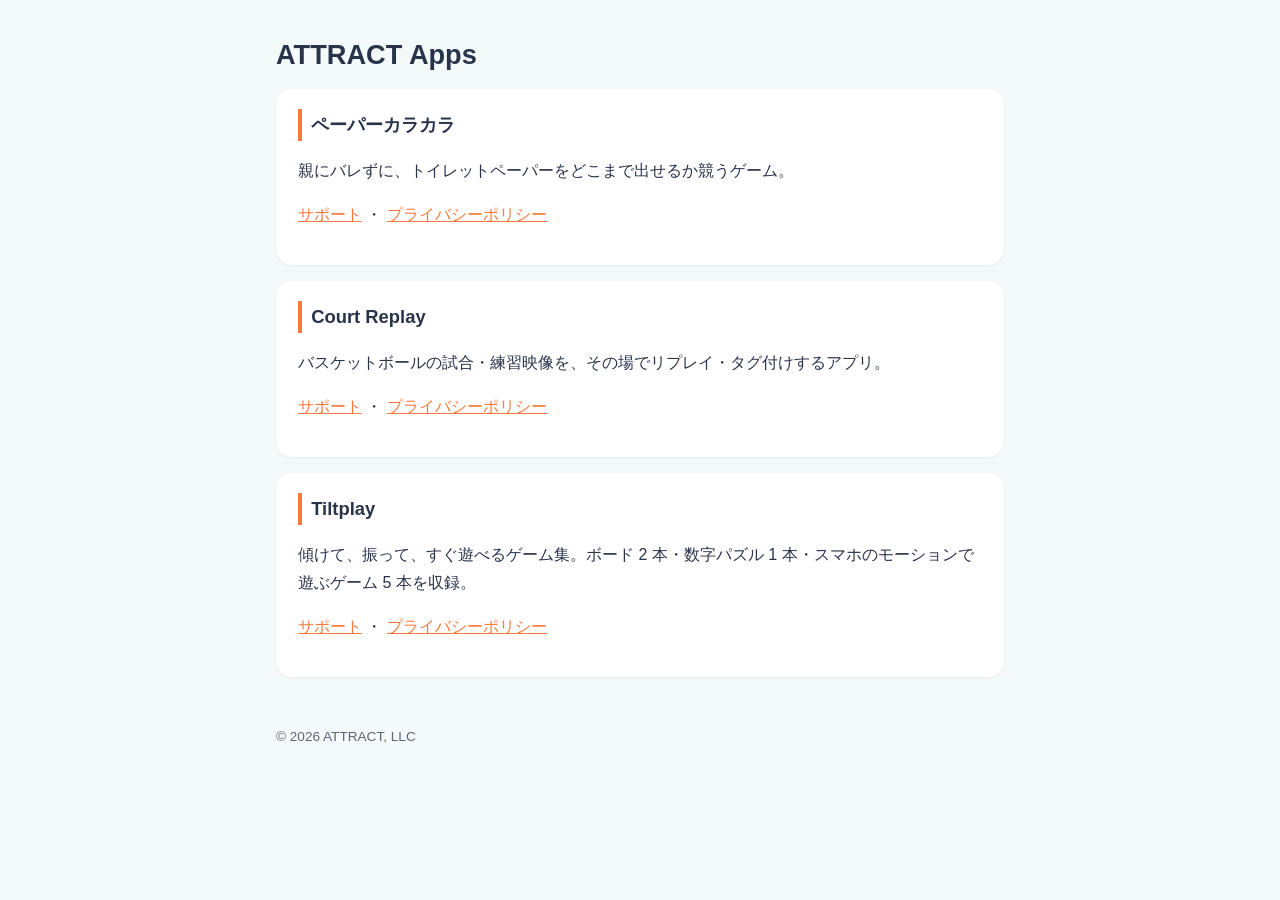
<file: index.html>
<!doctype html><html lang="ja"><head><meta charset="utf-8"><meta name="viewport" content="width=device-width,initial-scale=1">
<title>ATTRACT Apps</title><link rel="stylesheet" href="/style.css"></head><body><main>
<h1>ATTRACT Apps</h1>
<div class="card"><h2 style="margin-top:0">ペーパーカラカラ</h2>
<p>親にバレずに、トイレットペーパーをどこまで出せるか競うゲーム。</p>
<p><a href="/karakara/">サポート</a> ・ <a href="/karakara/privacy.html">プライバシーポリシー</a></p></div>
<div class="card"><h2 style="margin-top:0">Court Replay</h2>
<p>バスケットボールの試合・練習映像を、その場でリプレイ・タグ付けするアプリ。</p>
<p><a href="/court-replay/support.html">サポート</a> ・ <a href="/court-replay/privacy.html">プライバシーポリシー</a></p></div>
<div class="card"><h2 style="margin-top:0">Tiltplay</h2>
<p>傾けて、振って、すぐ遊べるゲーム集。ボード 2 本・数字パズル 1 本・スマホのモーションで遊ぶゲーム 5 本を収録。</p>
<p><a href="/engawa-ban/support.html">サポート</a> ・ <a href="/engawa-ban/privacy.html">プライバシーポリシー</a></p></div>
<footer>© 2026 ATTRACT, LLC</footer></main></body></html>
</file>
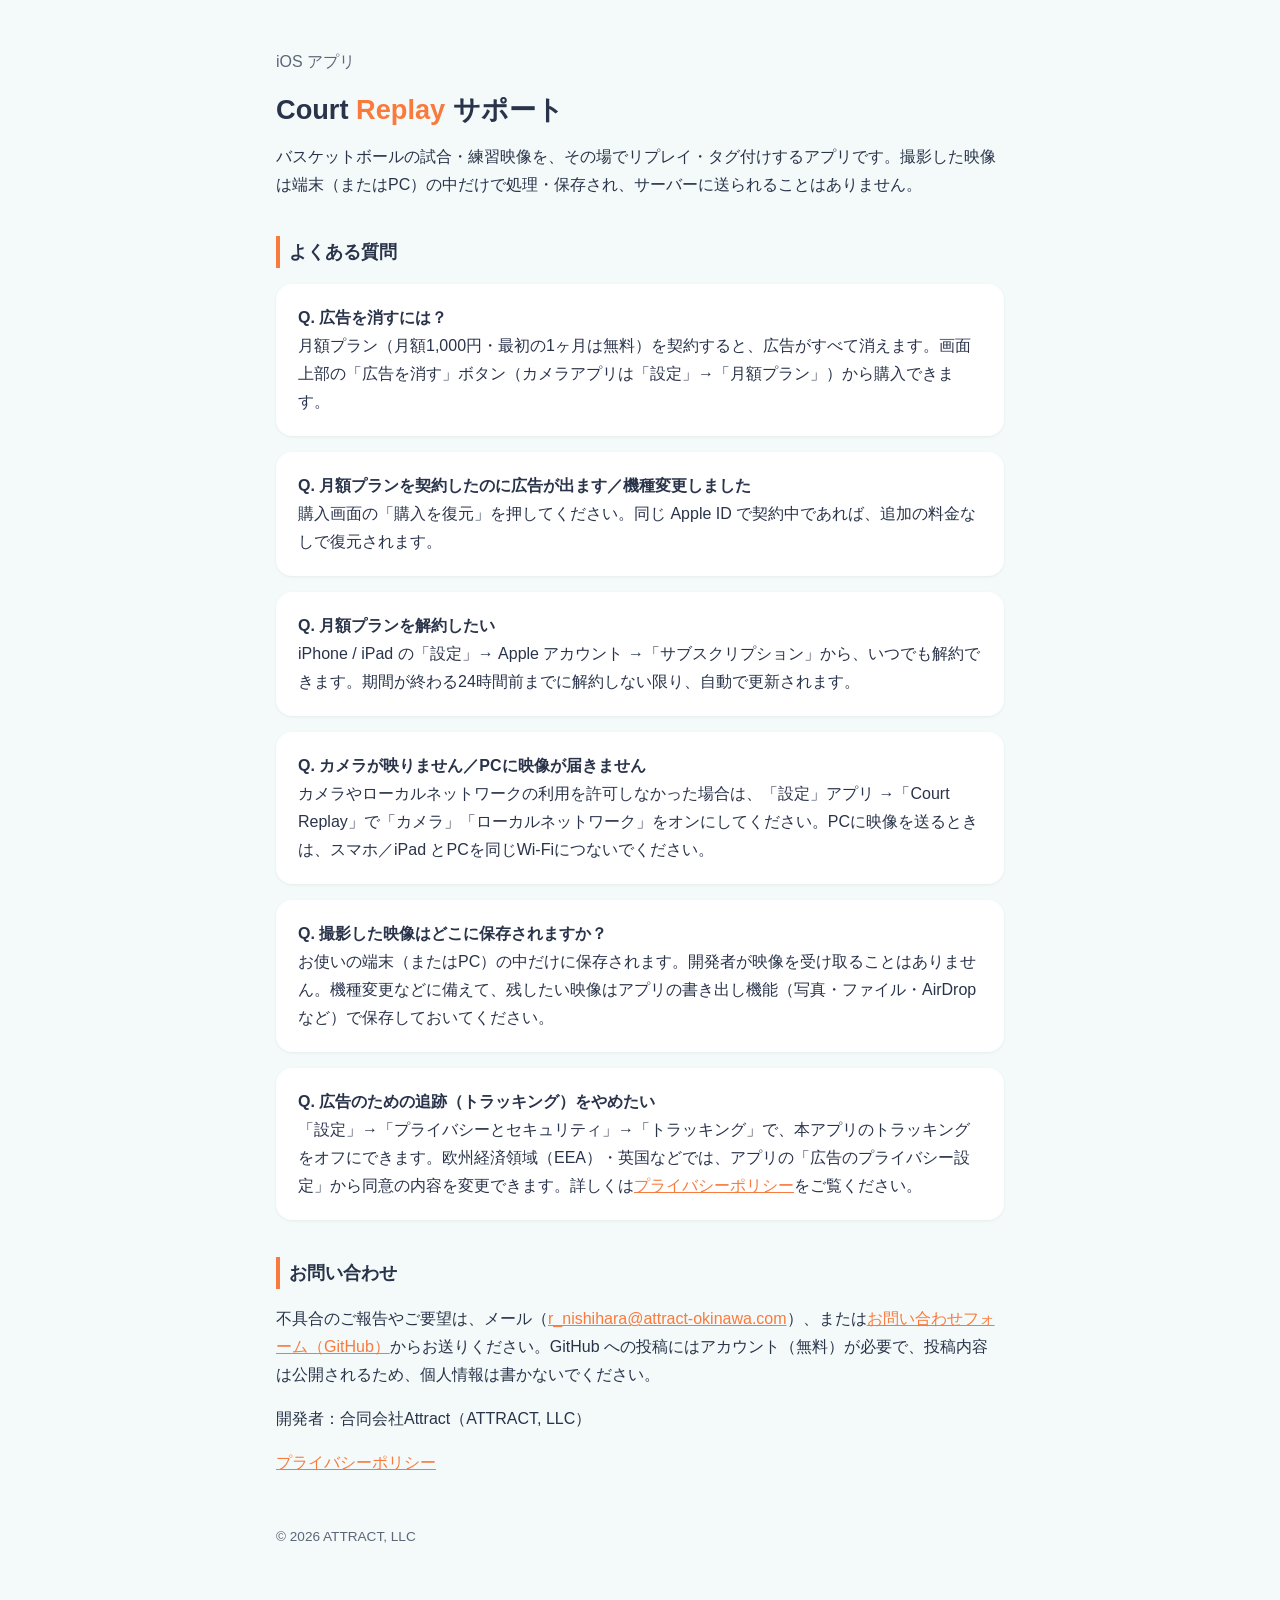
<file: court-replay/index.html>
<!doctype html><html lang="ja"><head><meta charset="utf-8"><meta name="viewport" content="width=device-width,initial-scale=1">
<title>Court Replay</title><link rel="canonical" href="https://ryonomail.github.io/court-replay/support.html">
<meta http-equiv="refresh" content="0; url=/court-replay/support.html">
<link rel="stylesheet" href="/style.css"></head><body><main>
<h1>Court <span>Replay</span></h1>
<p><a href="/court-replay/support.html">サポート</a> ・ <a href="/court-replay/privacy.html">プライバシーポリシー</a></p>
<footer>© 2026 ATTRACT, LLC</footer></main></body></html>
</file>
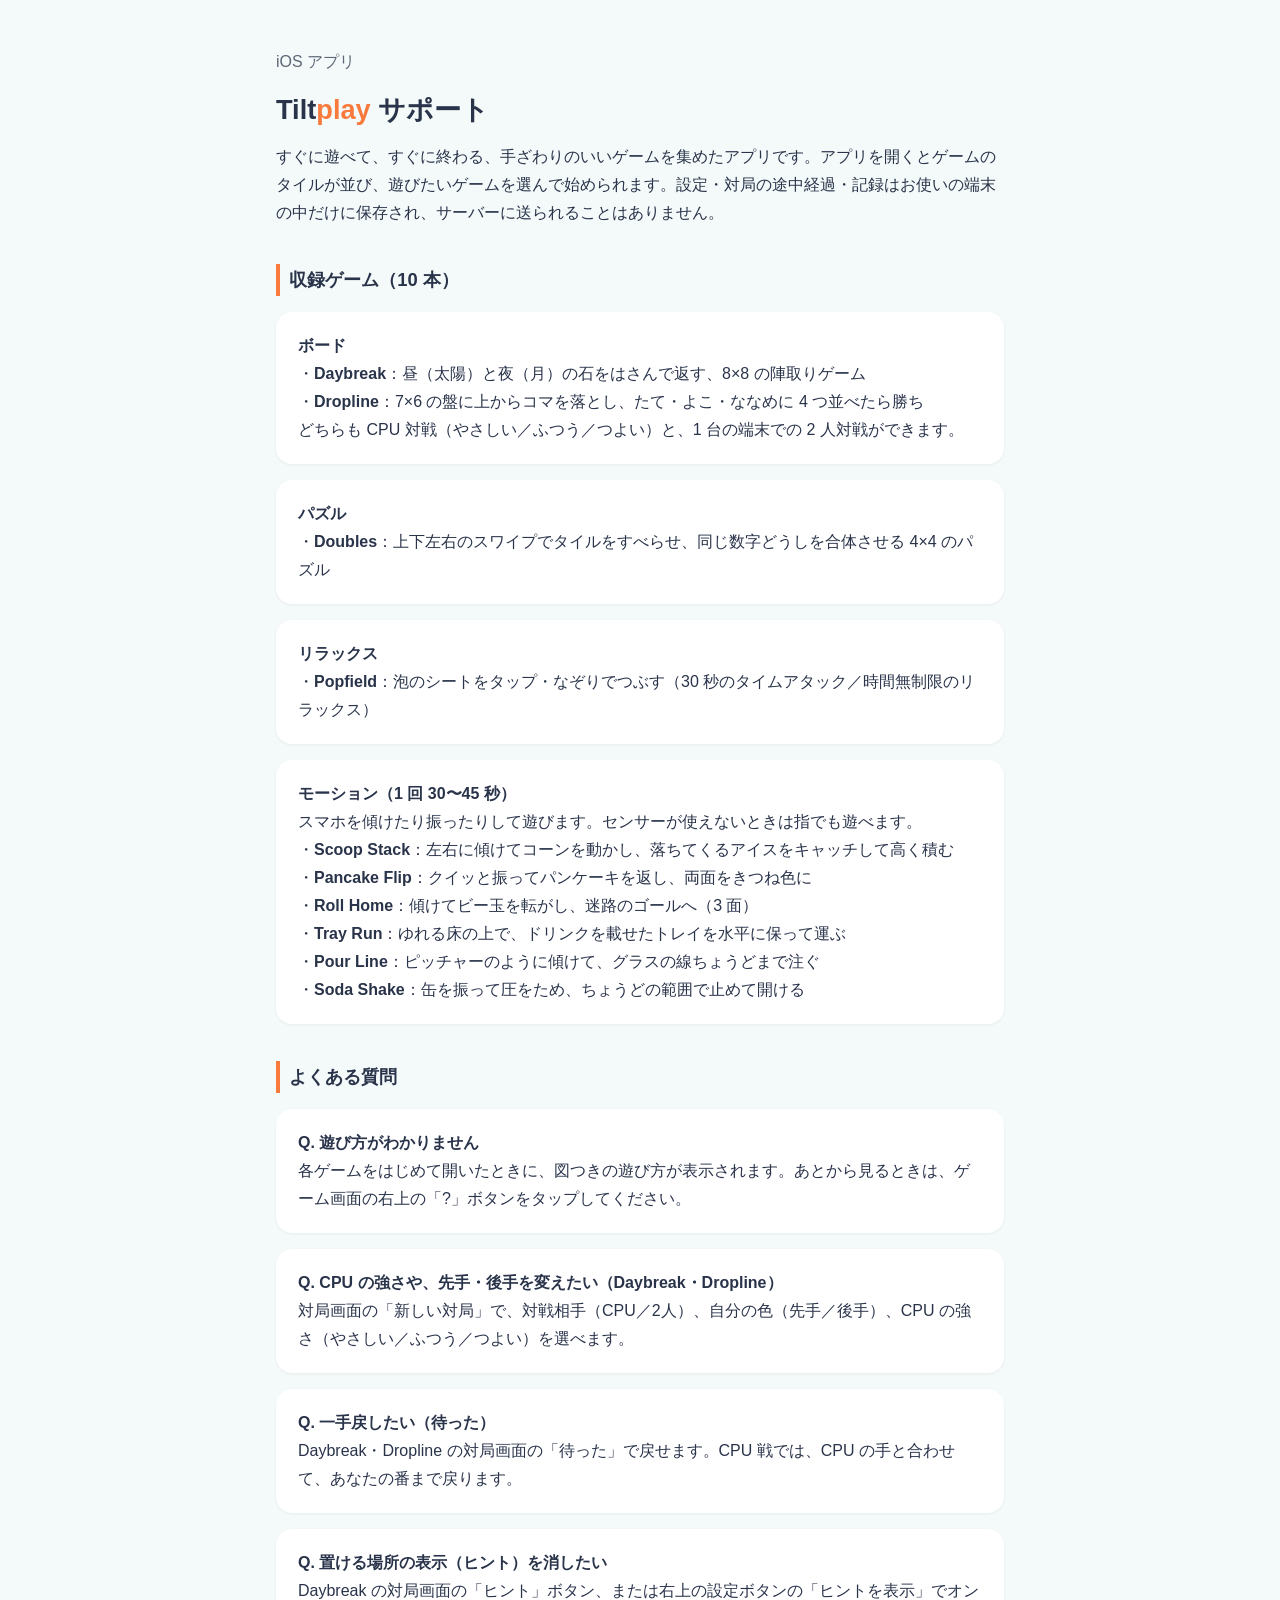
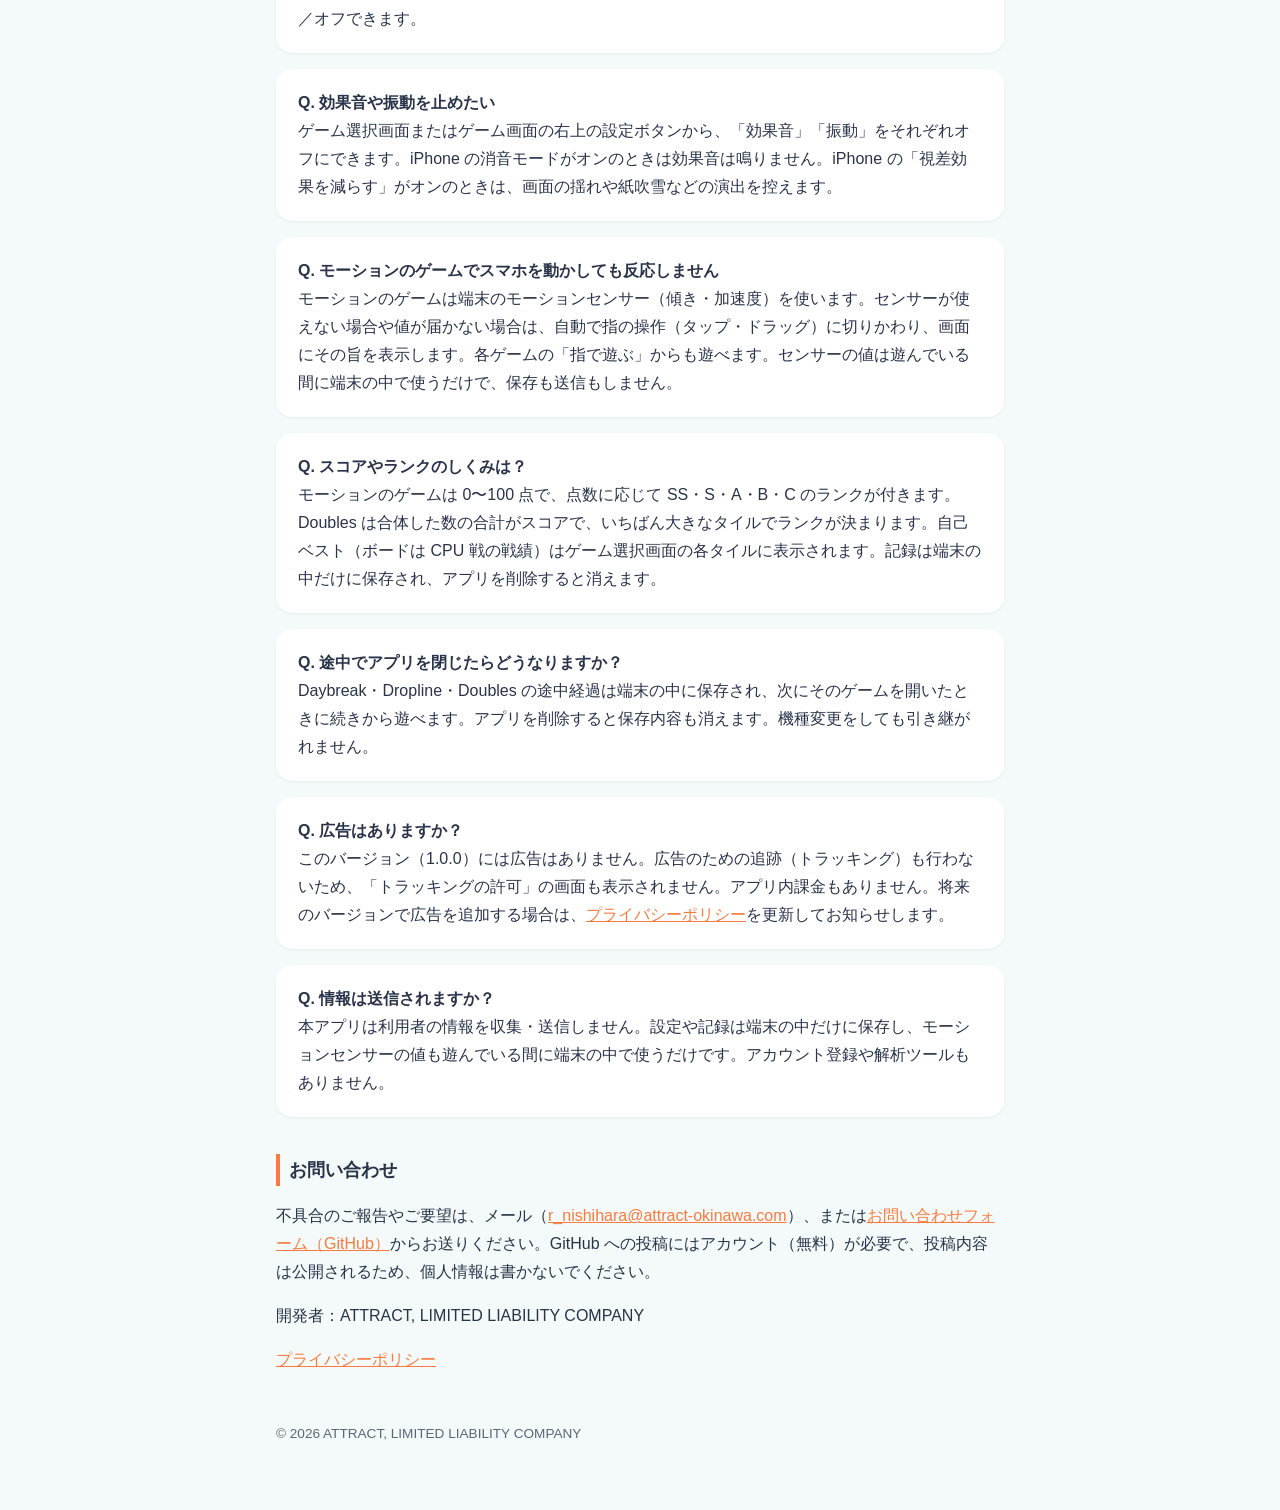
<file: engawa-ban/index.html>
<!doctype html><html lang="ja"><head><meta charset="utf-8"><meta name="viewport" content="width=device-width,initial-scale=1">
<title>Tiltplay</title><link rel="canonical" href="https://ryonomail.github.io/engawa-ban/support.html">
<meta http-equiv="refresh" content="0; url=/engawa-ban/support.html">
<link rel="stylesheet" href="/style.css"></head><body><main>
<h1>Tilt<span>play</span></h1>
<p><a href="/engawa-ban/support.html">サポート</a> ・ <a href="/engawa-ban/privacy.html">プライバシーポリシー</a></p>
<footer>© 2026 ATTRACT, LIMITED LIABILITY COMPANY</footer></main></body></html>
</file>
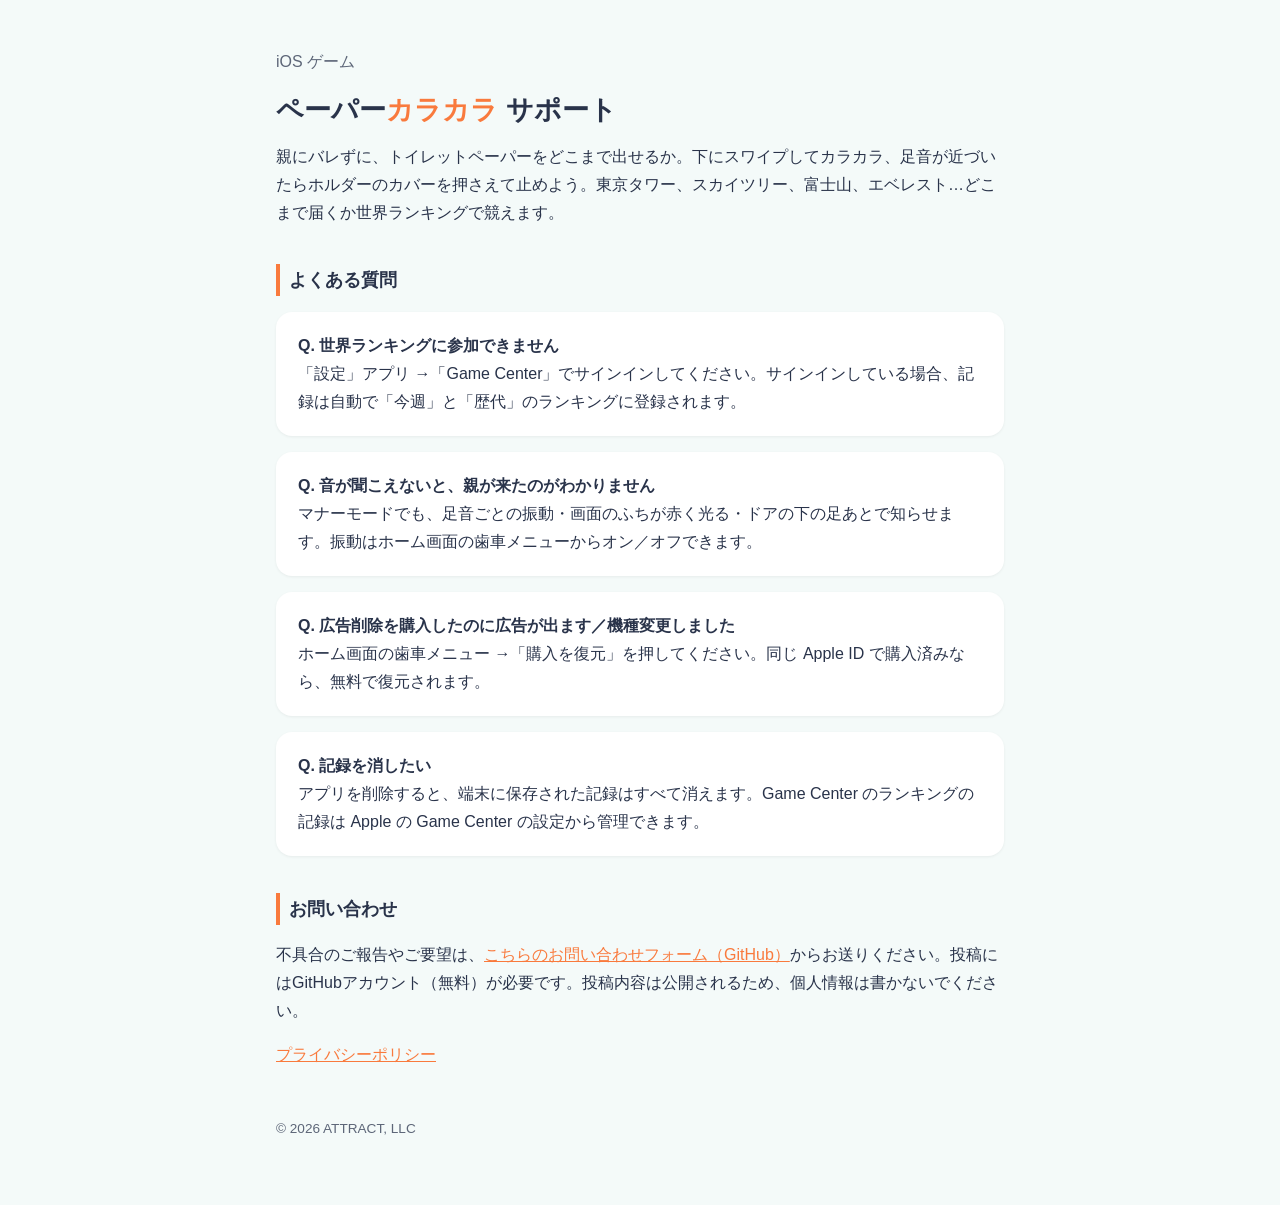
<file: karakara/index.html>
<!doctype html><html lang="ja"><head><meta charset="utf-8"><meta name="viewport" content="width=device-width,initial-scale=1">
<title>ペーパーカラカラ サポート</title><meta name="description" content="iOSゲーム「ペーパーカラカラ」のサポートページ">
<link rel="stylesheet" href="/style.css"></head><body><main>
<p class="muted">iOS ゲーム</p>
<h1>ペーパー<span>カラカラ</span> サポート</h1>
<p>親にバレずに、トイレットペーパーをどこまで出せるか。下にスワイプしてカラカラ、足音が近づいたらホルダーのカバーを押さえて止めよう。東京タワー、スカイツリー、富士山、エベレスト…どこまで届くか世界ランキングで競えます。</p>

<h2>よくある質問</h2>
<div class="card"><b>Q. 世界ランキングに参加できません</b><br>
「設定」アプリ →「Game Center」でサインインしてください。サインインしている場合、記録は自動で「今週」と「歴代」のランキングに登録されます。</div>
<div class="card"><b>Q. 音が聞こえないと、親が来たのがわかりません</b><br>
マナーモードでも、足音ごとの振動・画面のふちが赤く光る・ドアの下の足あとで知らせます。振動はホーム画面の歯車メニューからオン／オフできます。</div>
<div class="card"><b>Q. 広告削除を購入したのに広告が出ます／機種変更しました</b><br>
ホーム画面の歯車メニュー →「購入を復元」を押してください。同じ Apple ID で購入済みなら、無料で復元されます。</div>
<div class="card"><b>Q. 記録を消したい</b><br>
アプリを削除すると、端末に保存された記録はすべて消えます。Game Center のランキングの記録は Apple の Game Center の設定から管理できます。</div>

<h2>お問い合わせ</h2>
<p>不具合のご報告やご要望は、<a href="https://github.com/ryonomail/ryonomail.github.io/issues/new?title=%5B%E3%83%9A%E3%83%BC%E3%83%91%E3%83%BC%E3%82%AB%E3%83%A9%E3%82%AB%E3%83%A9%5D%20">こちらのお問い合わせフォーム（GitHub）</a>からお送りください。投稿にはGitHubアカウント（無料）が必要です。投稿内容は公開されるため、個人情報は書かないでください。</p>

<p><a href="/karakara/privacy.html">プライバシーポリシー</a></p>
<footer>© 2026 ATTRACT, LLC</footer></main></body></html>
</file>
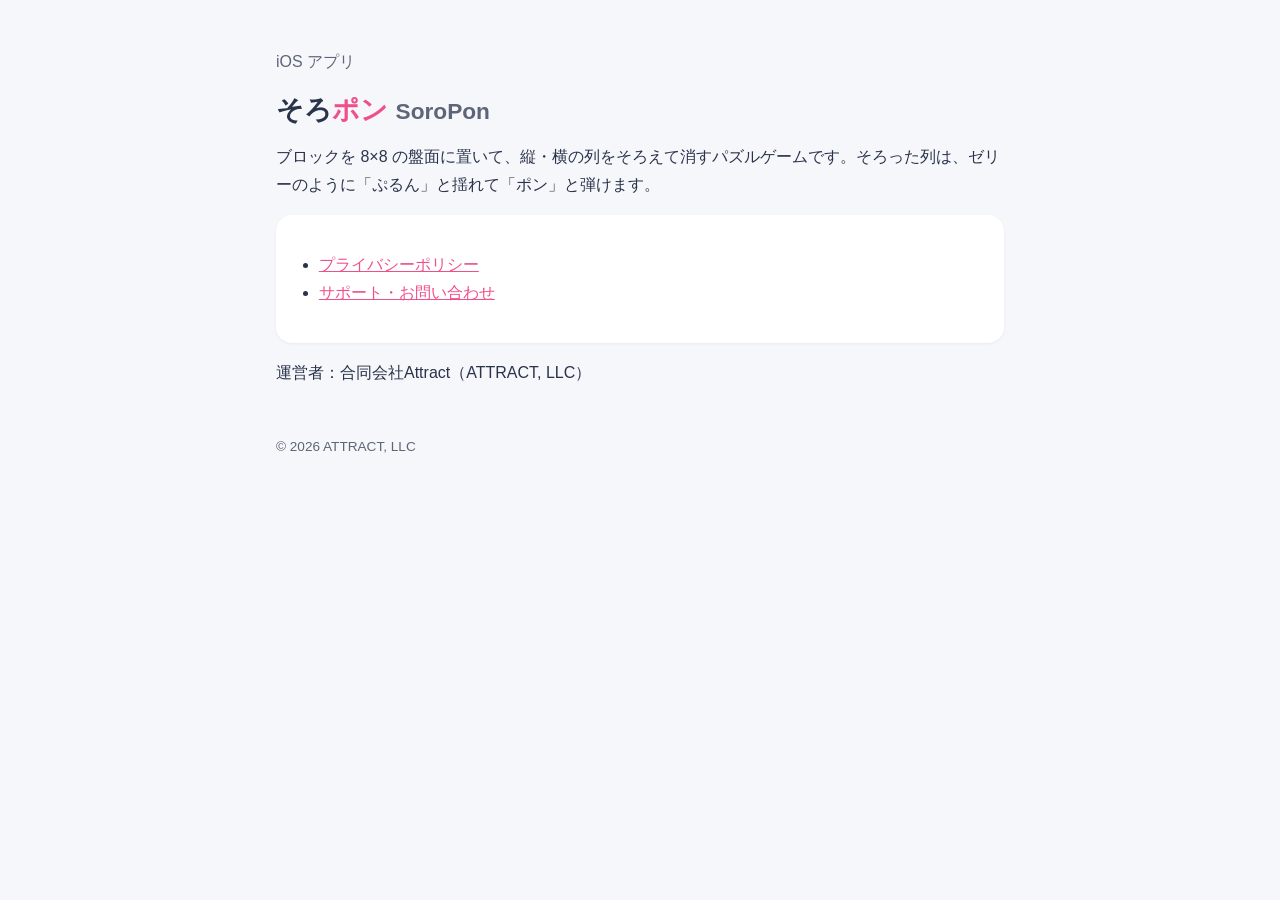
<file: soropon/index.html>
<!doctype html><html lang="ja"><head><meta charset="utf-8"><meta name="viewport" content="width=device-width,initial-scale=1">
<title>そろポン（SoroPon）</title><meta name="description" content="iOSアプリ「そろポン（SoroPon）」">
<link rel="canonical" href="https://ryonomail.github.io/soropon/">
<style>
:root{--ink:#29334a;--accent:#f0508a;--bg:#f6f7fb;--card:#fff;--muted:#5d6678}
@media (prefers-color-scheme:dark){:root{--ink:#e8ecf3;--bg:#151a26;--card:#1f2535;--muted:#a3acbd}}
*{box-sizing:border-box}body{margin:0;background:var(--bg);color:var(--ink);font:16px/1.75 -apple-system,"Hiragino Sans","Noto Sans JP",sans-serif}
main{max-width:760px;margin:0 auto;padding:32px 16px 64px}h1{font-size:1.7rem;line-height:1.3;margin:.2em 0}h1 span{color:var(--accent)}
h2{font-size:1.15rem;margin-top:2em;border-left:4px solid var(--accent);padding-left:.5em}
.card{background:var(--card);border-radius:16px;padding:20px 22px;margin:16px 0;box-shadow:0 1px 3px rgba(0,0,0,.06)}
a{color:var(--accent)}small,.muted{color:var(--muted)}ul{padding-left:1.3em}footer{margin-top:48px;font-size:.85rem;color:var(--muted)}
</style></head><body><main>
<p class="muted">iOS アプリ</p>
<h1>そろ<span>ポン</span> <small>SoroPon</small></h1>
<p>ブロックを 8×8 の盤面に置いて、縦・横の列をそろえて消すパズルゲームです。そろった列は、ゼリーのように「ぷるん」と揺れて「ポン」と弾けます。</p>
<div class="card">
<ul>
<li><a href="privacy.html">プライバシーポリシー</a></li>
<li><a href="support.html">サポート・お問い合わせ</a></li>
</ul>
</div>
<p>運営者：合同会社Attract（ATTRACT, LLC）</p>
<footer>© 2026 ATTRACT, LLC</footer></main></body></html>
</file>
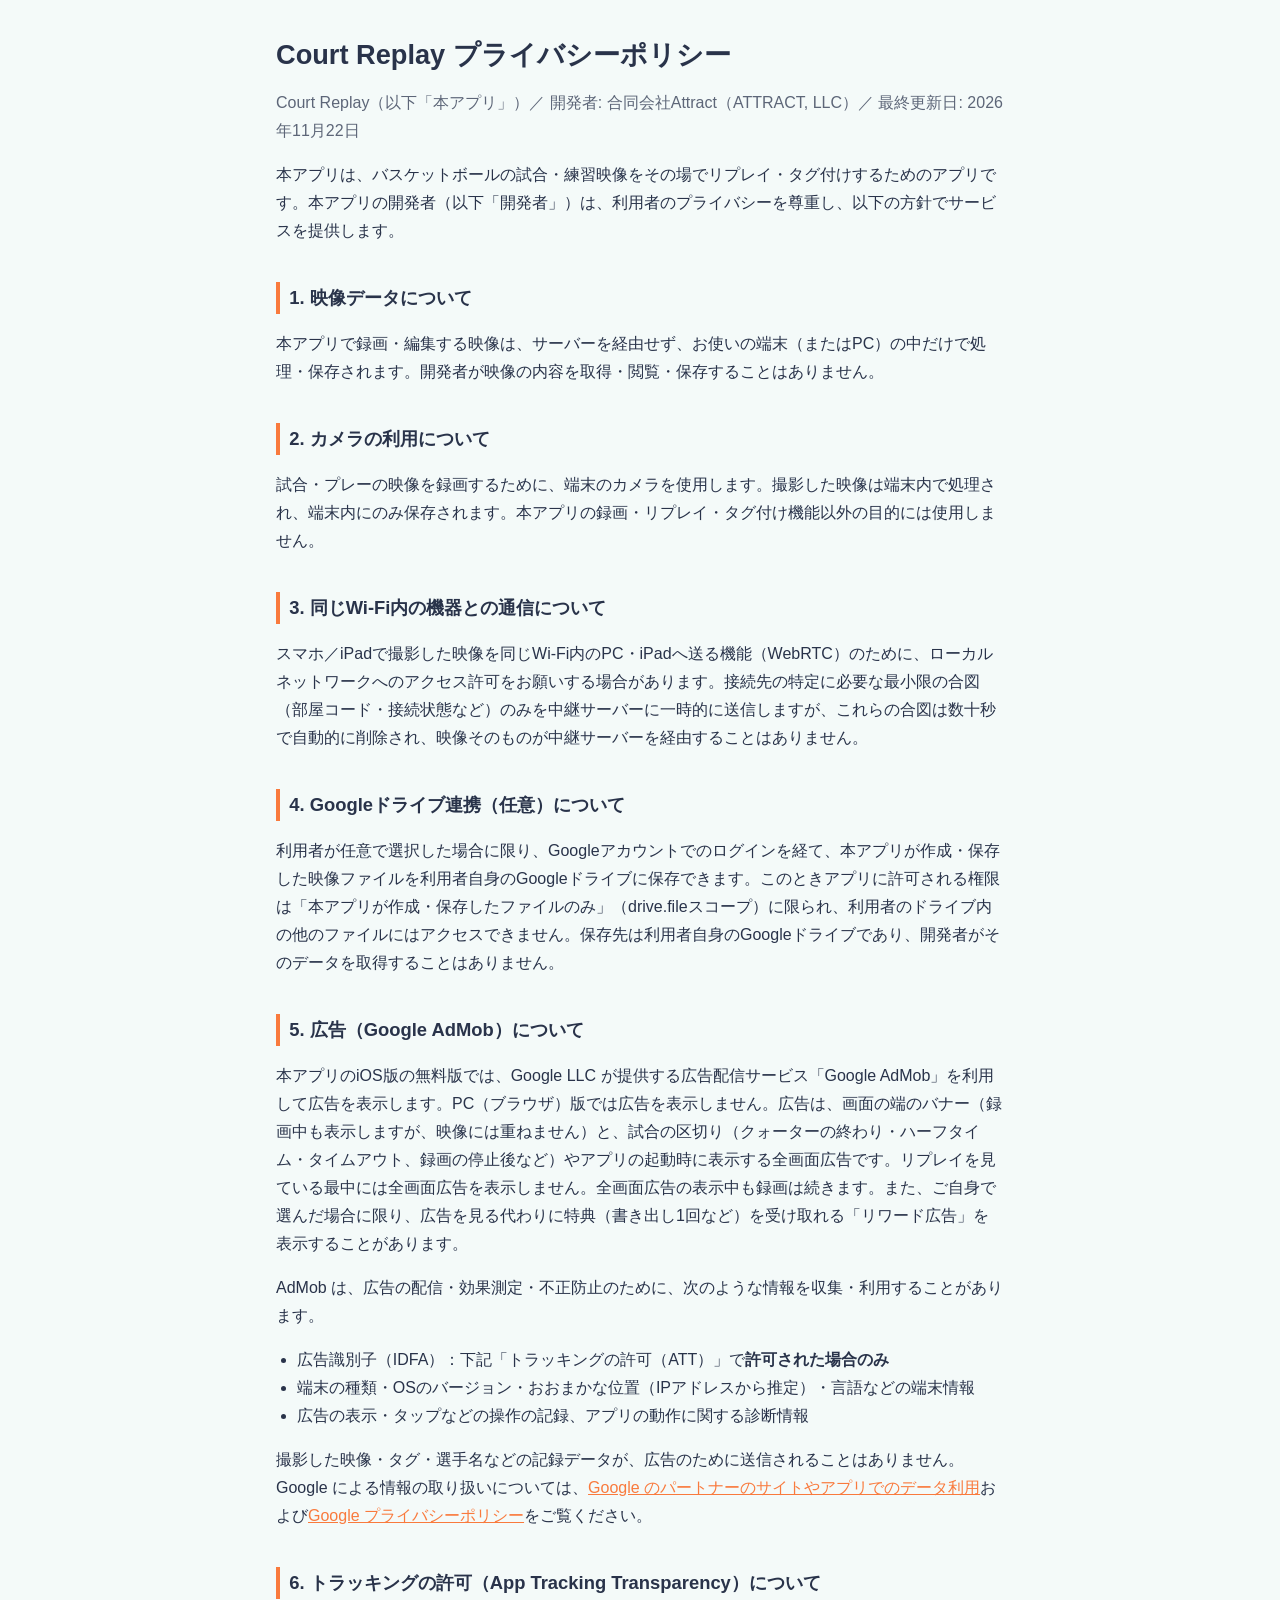
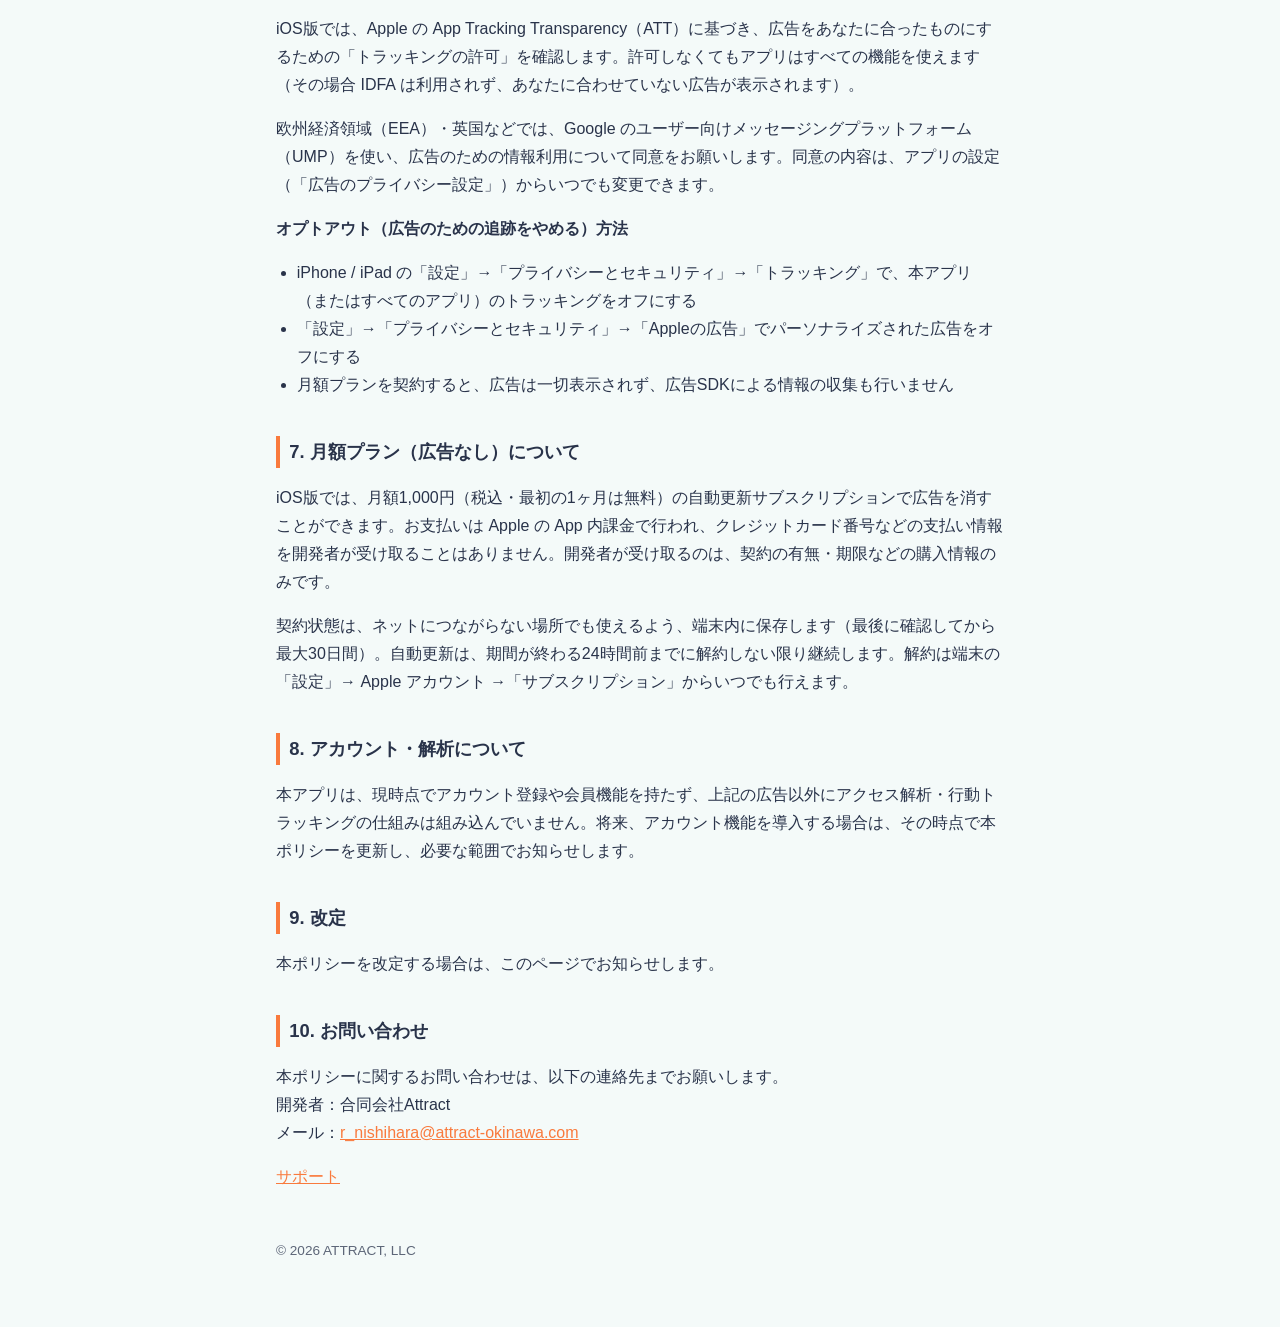
<file: court-replay/privacy.html>
<!doctype html><html lang="ja"><head><meta charset="utf-8"><meta name="viewport" content="width=device-width,initial-scale=1">
<title>Court Replay プライバシーポリシー</title><link rel="canonical" href="https://ryonomail.github.io/court-replay/privacy.html">
<link rel="stylesheet" href="/style.css"></head><body><main>
<h1>Court Replay プライバシーポリシー</h1>
<p class="muted">Court Replay（以下「本アプリ」）／ 開発者: 合同会社Attract（ATTRACT, LLC）／ 最終更新日: 2026年11月22日</p>

<p>本アプリは、バスケットボールの試合・練習映像をその場でリプレイ・タグ付けするためのアプリです。本アプリの開発者（以下「開発者」）は、利用者のプライバシーを尊重し、以下の方針でサービスを提供します。</p>

<h2>1. 映像データについて</h2>
<p>本アプリで録画・編集する映像は、サーバーを経由せず、お使いの端末（またはPC）の中だけで処理・保存されます。開発者が映像の内容を取得・閲覧・保存することはありません。</p>

<h2>2. カメラの利用について</h2>
<p>試合・プレーの映像を録画するために、端末のカメラを使用します。撮影した映像は端末内で処理され、端末内にのみ保存されます。本アプリの録画・リプレイ・タグ付け機能以外の目的には使用しません。</p>

<h2>3. 同じWi-Fi内の機器との通信について</h2>
<p>スマホ／iPadで撮影した映像を同じWi-Fi内のPC・iPadへ送る機能（WebRTC）のために、ローカルネットワークへのアクセス許可をお願いする場合があります。接続先の特定に必要な最小限の合図（部屋コード・接続状態など）のみを中継サーバーに一時的に送信しますが、これらの合図は数十秒で自動的に削除され、映像そのものが中継サーバーを経由することはありません。</p>

<h2>4. Googleドライブ連携（任意）について</h2>
<p>利用者が任意で選択した場合に限り、Googleアカウントでのログインを経て、本アプリが作成・保存した映像ファイルを利用者自身のGoogleドライブに保存できます。このときアプリに許可される権限は「本アプリが作成・保存したファイルのみ」（drive.fileスコープ）に限られ、利用者のドライブ内の他のファイルにはアクセスできません。保存先は利用者自身のGoogleドライブであり、開発者がそのデータを取得することはありません。</p>

<h2>5. 広告（Google AdMob）について</h2>
<p>本アプリのiOS版の無料版では、Google LLC が提供する広告配信サービス「Google AdMob」を利用して広告を表示します。PC（ブラウザ）版では広告を表示しません。広告は、画面の端のバナー（録画中も表示しますが、映像には重ねません）と、試合の区切り（クォーターの終わり・ハーフタイム・タイムアウト、録画の停止後など）やアプリの起動時に表示する全画面広告です。リプレイを見ている最中には全画面広告を表示しません。全画面広告の表示中も録画は続きます。また、ご自身で選んだ場合に限り、広告を見る代わりに特典（書き出し1回など）を受け取れる「リワード広告」を表示することがあります。</p>
<p>AdMob は、広告の配信・効果測定・不正防止のために、次のような情報を収集・利用することがあります。</p>
<ul>
<li>広告識別子（IDFA）：下記「トラッキングの許可（ATT）」で<strong>許可された場合のみ</strong></li>
<li>端末の種類・OSのバージョン・おおまかな位置（IPアドレスから推定）・言語などの端末情報</li>
<li>広告の表示・タップなどの操作の記録、アプリの動作に関する診断情報</li>
</ul>
<p>撮影した映像・タグ・選手名などの記録データが、広告のために送信されることはありません。Google による情報の取り扱いについては、<a href="https://policies.google.com/technologies/partner-sites?hl=ja">Google のパートナーのサイトやアプリでのデータ利用</a>および<a href="https://policies.google.com/privacy?hl=ja">Google プライバシーポリシー</a>をご覧ください。</p>

<h2>6. トラッキングの許可（App Tracking Transparency）について</h2>
<p>iOS版では、Apple の App Tracking Transparency（ATT）に基づき、広告をあなたに合ったものにするための「トラッキングの許可」を確認します。許可しなくてもアプリはすべての機能を使えます（その場合 IDFA は利用されず、あなたに合わせていない広告が表示されます）。</p>
<p>欧州経済領域（EEA）・英国などでは、Google のユーザー向けメッセージングプラットフォーム（UMP）を使い、広告のための情報利用について同意をお願いします。同意の内容は、アプリの設定（「広告のプライバシー設定」）からいつでも変更できます。</p>
<p><strong>オプトアウト（広告のための追跡をやめる）方法</strong></p>
<ul>
<li>iPhone / iPad の「設定」→「プライバシーとセキュリティ」→「トラッキング」で、本アプリ（またはすべてのアプリ）のトラッキングをオフにする</li>
<li>「設定」→「プライバシーとセキュリティ」→「Appleの広告」でパーソナライズされた広告をオフにする</li>
<li>月額プランを契約すると、広告は一切表示されず、広告SDKによる情報の収集も行いません</li>
</ul>

<h2>7. 月額プラン（広告なし）について</h2>
<p>iOS版では、月額1,000円（税込・最初の1ヶ月は無料）の自動更新サブスクリプションで広告を消すことができます。お支払いは Apple の App 内課金で行われ、クレジットカード番号などの支払い情報を開発者が受け取ることはありません。開発者が受け取るのは、契約の有無・期限などの購入情報のみです。</p>
<p>契約状態は、ネットにつながらない場所でも使えるよう、端末内に保存します（最後に確認してから最大30日間）。自動更新は、期間が終わる24時間前までに解約しない限り継続します。解約は端末の「設定」→ Apple アカウント →「サブスクリプション」からいつでも行えます。</p>

<h2>8. アカウント・解析について</h2>
<p>本アプリは、現時点でアカウント登録や会員機能を持たず、上記の広告以外にアクセス解析・行動トラッキングの仕組みは組み込んでいません。将来、アカウント機能を導入する場合は、その時点で本ポリシーを更新し、必要な範囲でお知らせします。</p>

<h2>9. 改定</h2>
<p>本ポリシーを改定する場合は、このページでお知らせします。</p>

<h2>10. お問い合わせ</h2>
<p>本ポリシーに関するお問い合わせは、以下の連絡先までお願いします。<br>開発者：合同会社Attract<br>メール：<a href="mailto:r_nishihara@attract-okinawa.com">r_nishihara@attract-okinawa.com</a></p>

<p><a href="/court-replay/support.html">サポート</a></p>
<footer>© 2026 ATTRACT, LLC</footer></main></body></html>
</file>
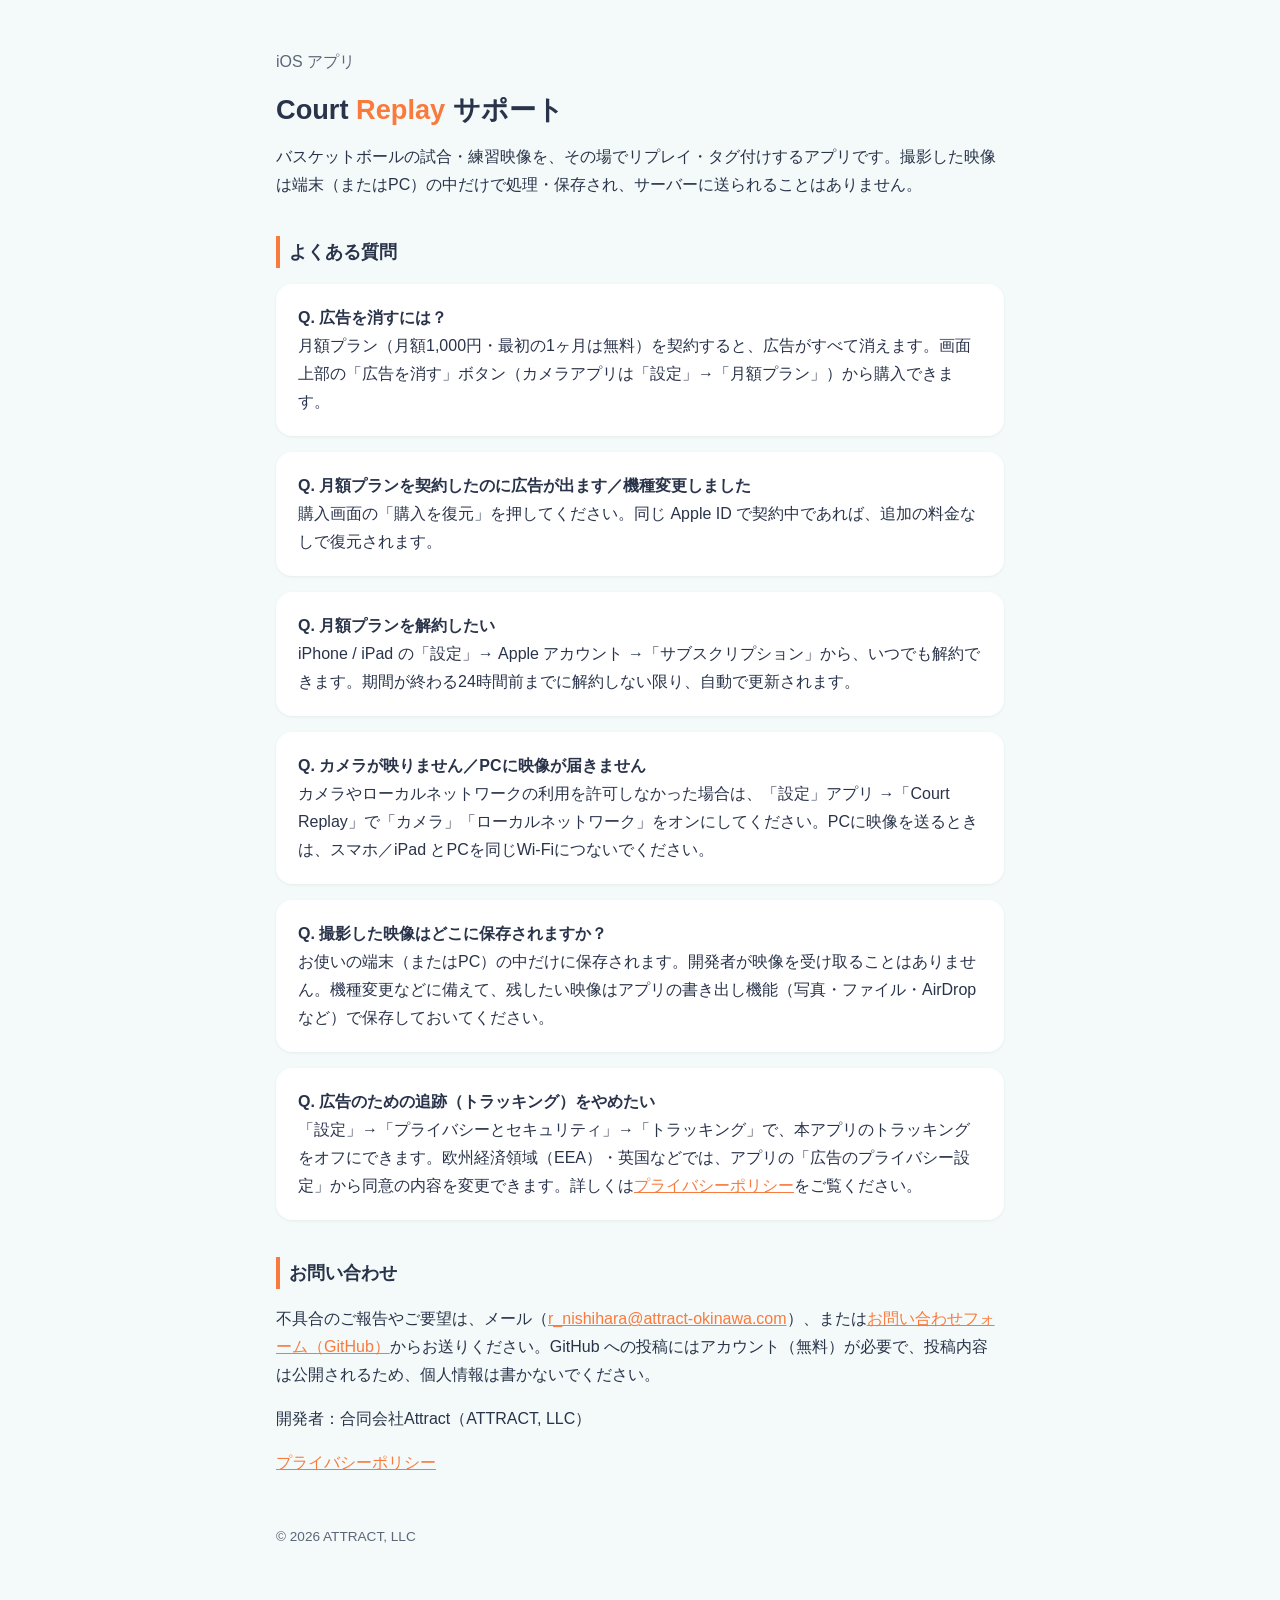
<file: court-replay/support.html>
<!doctype html><html lang="ja"><head><meta charset="utf-8"><meta name="viewport" content="width=device-width,initial-scale=1">
<title>Court Replay サポート</title><meta name="description" content="iOSアプリ「Court Replay」のサポートページ">
<link rel="canonical" href="https://ryonomail.github.io/court-replay/support.html">
<link rel="stylesheet" href="/style.css"></head><body><main>
<p class="muted">iOS アプリ</p>
<h1>Court <span>Replay</span> サポート</h1>
<p>バスケットボールの試合・練習映像を、その場でリプレイ・タグ付けするアプリです。撮影した映像は端末（またはPC）の中だけで処理・保存され、サーバーに送られることはありません。</p>

<h2>よくある質問</h2>
<div class="card"><b>Q. 広告を消すには？</b><br>
月額プラン（月額1,000円・最初の1ヶ月は無料）を契約すると、広告がすべて消えます。画面上部の「広告を消す」ボタン（カメラアプリは「設定」→「月額プラン」）から購入できます。</div>
<div class="card"><b>Q. 月額プランを契約したのに広告が出ます／機種変更しました</b><br>
購入画面の「購入を復元」を押してください。同じ Apple ID で契約中であれば、追加の料金なしで復元されます。</div>
<div class="card"><b>Q. 月額プランを解約したい</b><br>
iPhone / iPad の「設定」→ Apple アカウント →「サブスクリプション」から、いつでも解約できます。期間が終わる24時間前までに解約しない限り、自動で更新されます。</div>
<div class="card"><b>Q. カメラが映りません／PCに映像が届きません</b><br>
カメラやローカルネットワークの利用を許可しなかった場合は、「設定」アプリ →「Court Replay」で「カメラ」「ローカルネットワーク」をオンにしてください。PCに映像を送るときは、スマホ／iPad とPCを同じWi-Fiにつないでください。</div>
<div class="card"><b>Q. 撮影した映像はどこに保存されますか？</b><br>
お使いの端末（またはPC）の中だけに保存されます。開発者が映像を受け取ることはありません。機種変更などに備えて、残したい映像はアプリの書き出し機能（写真・ファイル・AirDrop など）で保存しておいてください。</div>
<div class="card"><b>Q. 広告のための追跡（トラッキング）をやめたい</b><br>
「設定」→「プライバシーとセキュリティ」→「トラッキング」で、本アプリのトラッキングをオフにできます。欧州経済領域（EEA）・英国などでは、アプリの「広告のプライバシー設定」から同意の内容を変更できます。詳しくは<a href="/court-replay/privacy.html">プライバシーポリシー</a>をご覧ください。</div>

<h2>お問い合わせ</h2>
<p>不具合のご報告やご要望は、メール（<a href="mailto:r_nishihara@attract-okinawa.com">r_nishihara@attract-okinawa.com</a>）、または<a href="https://github.com/ryonomail/ryonomail.github.io/issues/new?title=%5BCourt%20Replay%5D%20">お問い合わせフォーム（GitHub）</a>からお送りください。GitHub への投稿にはアカウント（無料）が必要で、投稿内容は公開されるため、個人情報は書かないでください。</p>
<p>開発者：合同会社Attract（ATTRACT, LLC）</p>

<p><a href="/court-replay/privacy.html">プライバシーポリシー</a></p>
<footer>© 2026 ATTRACT, LLC</footer></main></body></html>
</file>
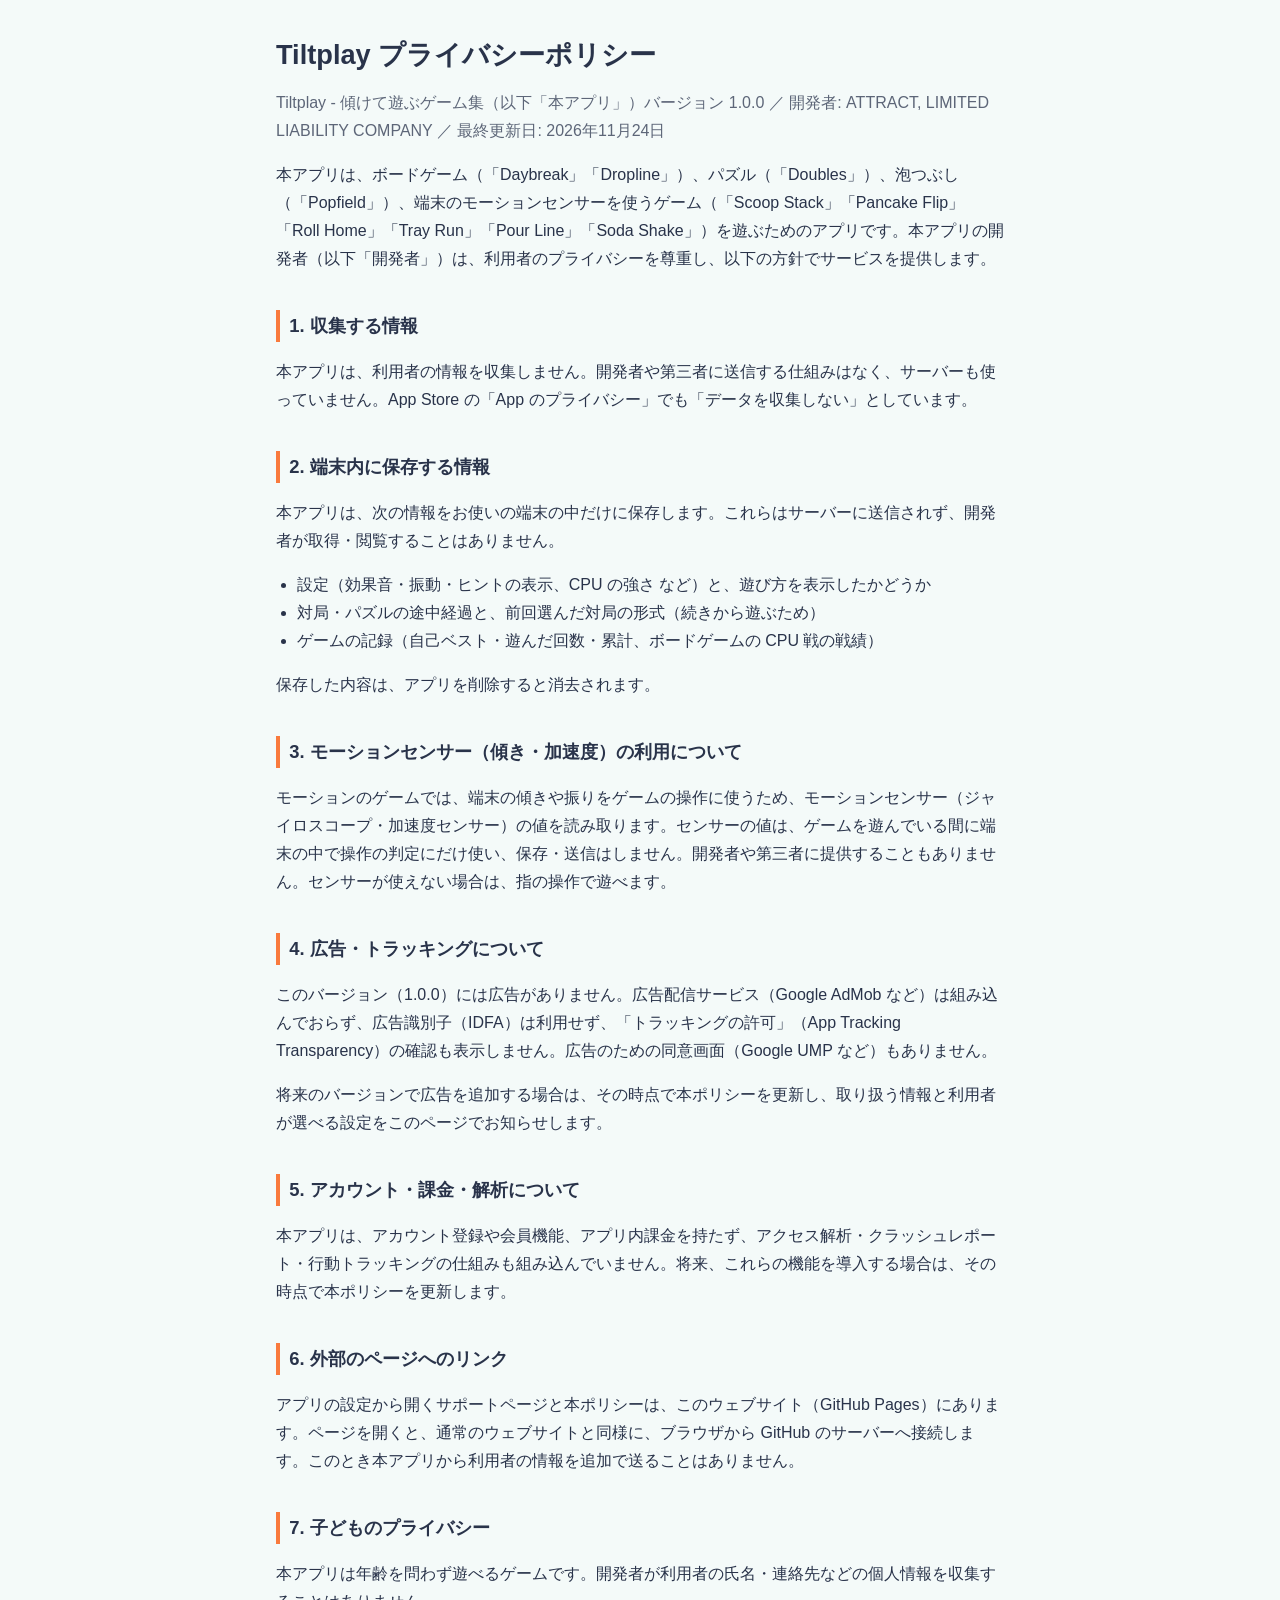
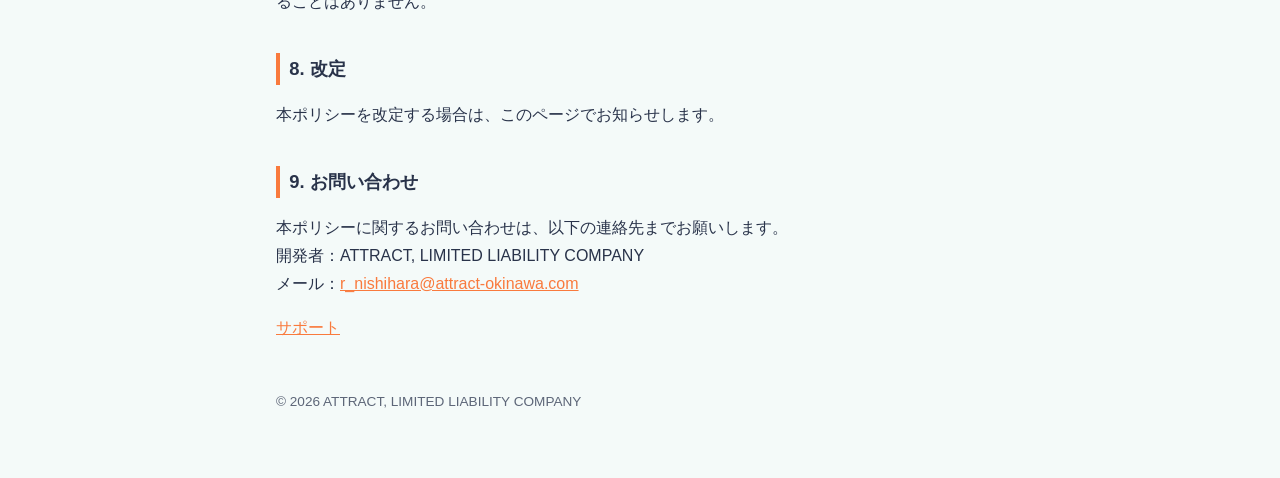
<file: engawa-ban/privacy.html>
<!doctype html><html lang="ja"><head><meta charset="utf-8"><meta name="viewport" content="width=device-width,initial-scale=1">
<title>Tiltplay プライバシーポリシー</title><link rel="canonical" href="https://ryonomail.github.io/engawa-ban/privacy.html">
<link rel="stylesheet" href="/style.css"></head><body><main>
<h1>Tiltplay プライバシーポリシー</h1>
<p class="muted">Tiltplay - 傾けて遊ぶゲーム集（以下「本アプリ」）バージョン 1.0.0 ／ 開発者: ATTRACT, LIMITED LIABILITY COMPANY ／ 最終更新日: 2026年11月24日</p>

<p>本アプリは、ボードゲーム（「Daybreak」「Dropline」）、パズル（「Doubles」）、泡つぶし（「Popfield」）、端末のモーションセンサーを使うゲーム（「Scoop Stack」「Pancake Flip」「Roll Home」「Tray Run」「Pour Line」「Soda Shake」）を遊ぶためのアプリです。本アプリの開発者（以下「開発者」）は、利用者のプライバシーを尊重し、以下の方針でサービスを提供します。</p>

<h2>1. 収集する情報</h2>
<p>本アプリは、利用者の情報を収集しません。開発者や第三者に送信する仕組みはなく、サーバーも使っていません。App Store の「App のプライバシー」でも「データを収集しない」としています。</p>

<h2>2. 端末内に保存する情報</h2>
<p>本アプリは、次の情報をお使いの端末の中だけに保存します。これらはサーバーに送信されず、開発者が取得・閲覧することはありません。</p>
<ul>
<li>設定（効果音・振動・ヒントの表示、CPU の強さ など）と、遊び方を表示したかどうか</li>
<li>対局・パズルの途中経過と、前回選んだ対局の形式（続きから遊ぶため）</li>
<li>ゲームの記録（自己ベスト・遊んだ回数・累計、ボードゲームの CPU 戦の戦績）</li>
</ul>
<p>保存した内容は、アプリを削除すると消去されます。</p>

<h2>3. モーションセンサー（傾き・加速度）の利用について</h2>
<p>モーションのゲームでは、端末の傾きや振りをゲームの操作に使うため、モーションセンサー（ジャイロスコープ・加速度センサー）の値を読み取ります。センサーの値は、ゲームを遊んでいる間に端末の中で操作の判定にだけ使い、保存・送信はしません。開発者や第三者に提供することもありません。センサーが使えない場合は、指の操作で遊べます。</p>

<h2>4. 広告・トラッキングについて</h2>
<p>このバージョン（1.0.0）には広告がありません。広告配信サービス（Google AdMob など）は組み込んでおらず、広告識別子（IDFA）は利用せず、「トラッキングの許可」（App Tracking Transparency）の確認も表示しません。広告のための同意画面（Google UMP など）もありません。</p>
<p>将来のバージョンで広告を追加する場合は、その時点で本ポリシーを更新し、取り扱う情報と利用者が選べる設定をこのページでお知らせします。</p>

<h2>5. アカウント・課金・解析について</h2>
<p>本アプリは、アカウント登録や会員機能、アプリ内課金を持たず、アクセス解析・クラッシュレポート・行動トラッキングの仕組みも組み込んでいません。将来、これらの機能を導入する場合は、その時点で本ポリシーを更新します。</p>

<h2>6. 外部のページへのリンク</h2>
<p>アプリの設定から開くサポートページと本ポリシーは、このウェブサイト（GitHub Pages）にあります。ページを開くと、通常のウェブサイトと同様に、ブラウザから GitHub のサーバーへ接続します。このとき本アプリから利用者の情報を追加で送ることはありません。</p>

<h2>7. 子どものプライバシー</h2>
<p>本アプリは年齢を問わず遊べるゲームです。開発者が利用者の氏名・連絡先などの個人情報を収集することはありません。</p>

<h2>8. 改定</h2>
<p>本ポリシーを改定する場合は、このページでお知らせします。</p>

<h2>9. お問い合わせ</h2>
<p>本ポリシーに関するお問い合わせは、以下の連絡先までお願いします。<br>開発者：ATTRACT, LIMITED LIABILITY COMPANY<br>メール：<a href="mailto:r_nishihara@attract-okinawa.com">r_nishihara@attract-okinawa.com</a></p>

<p><a href="/engawa-ban/support.html">サポート</a></p>
<footer>© 2026 ATTRACT, LIMITED LIABILITY COMPANY</footer></main></body></html>
</file>
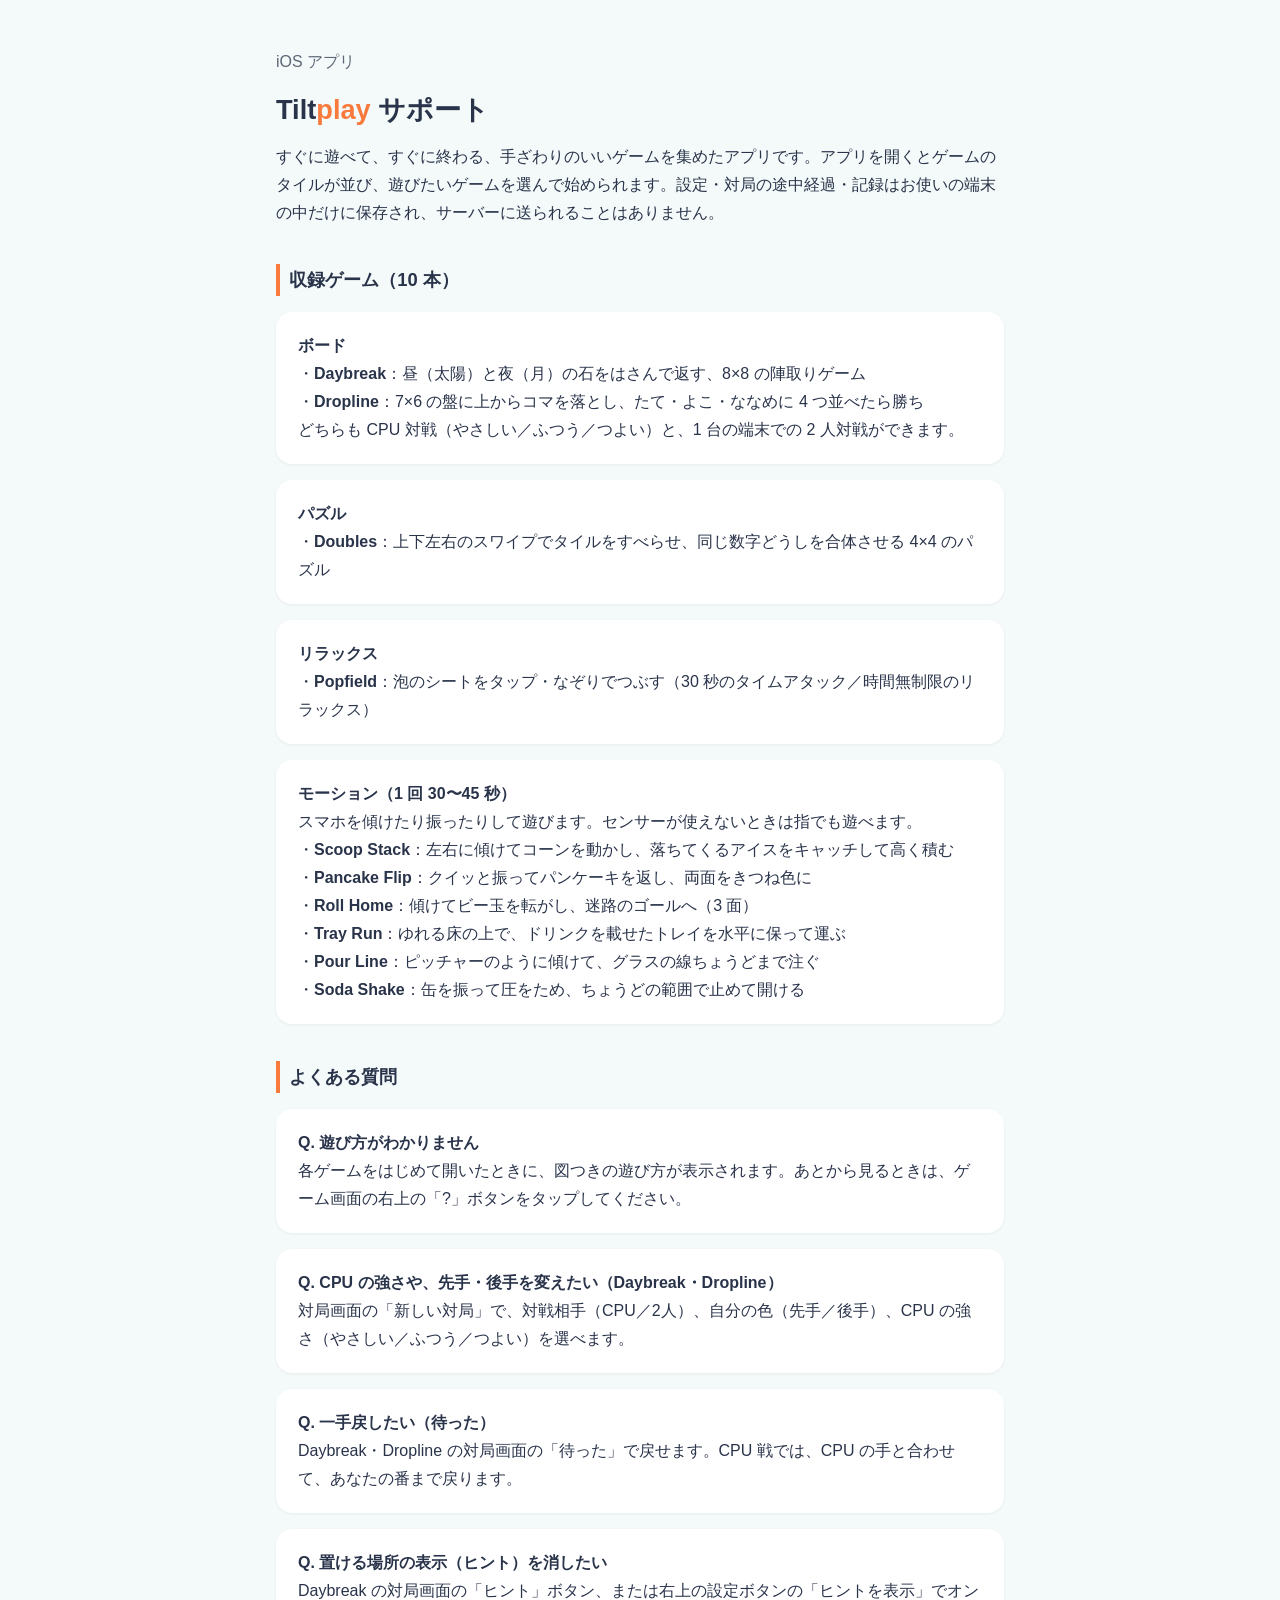
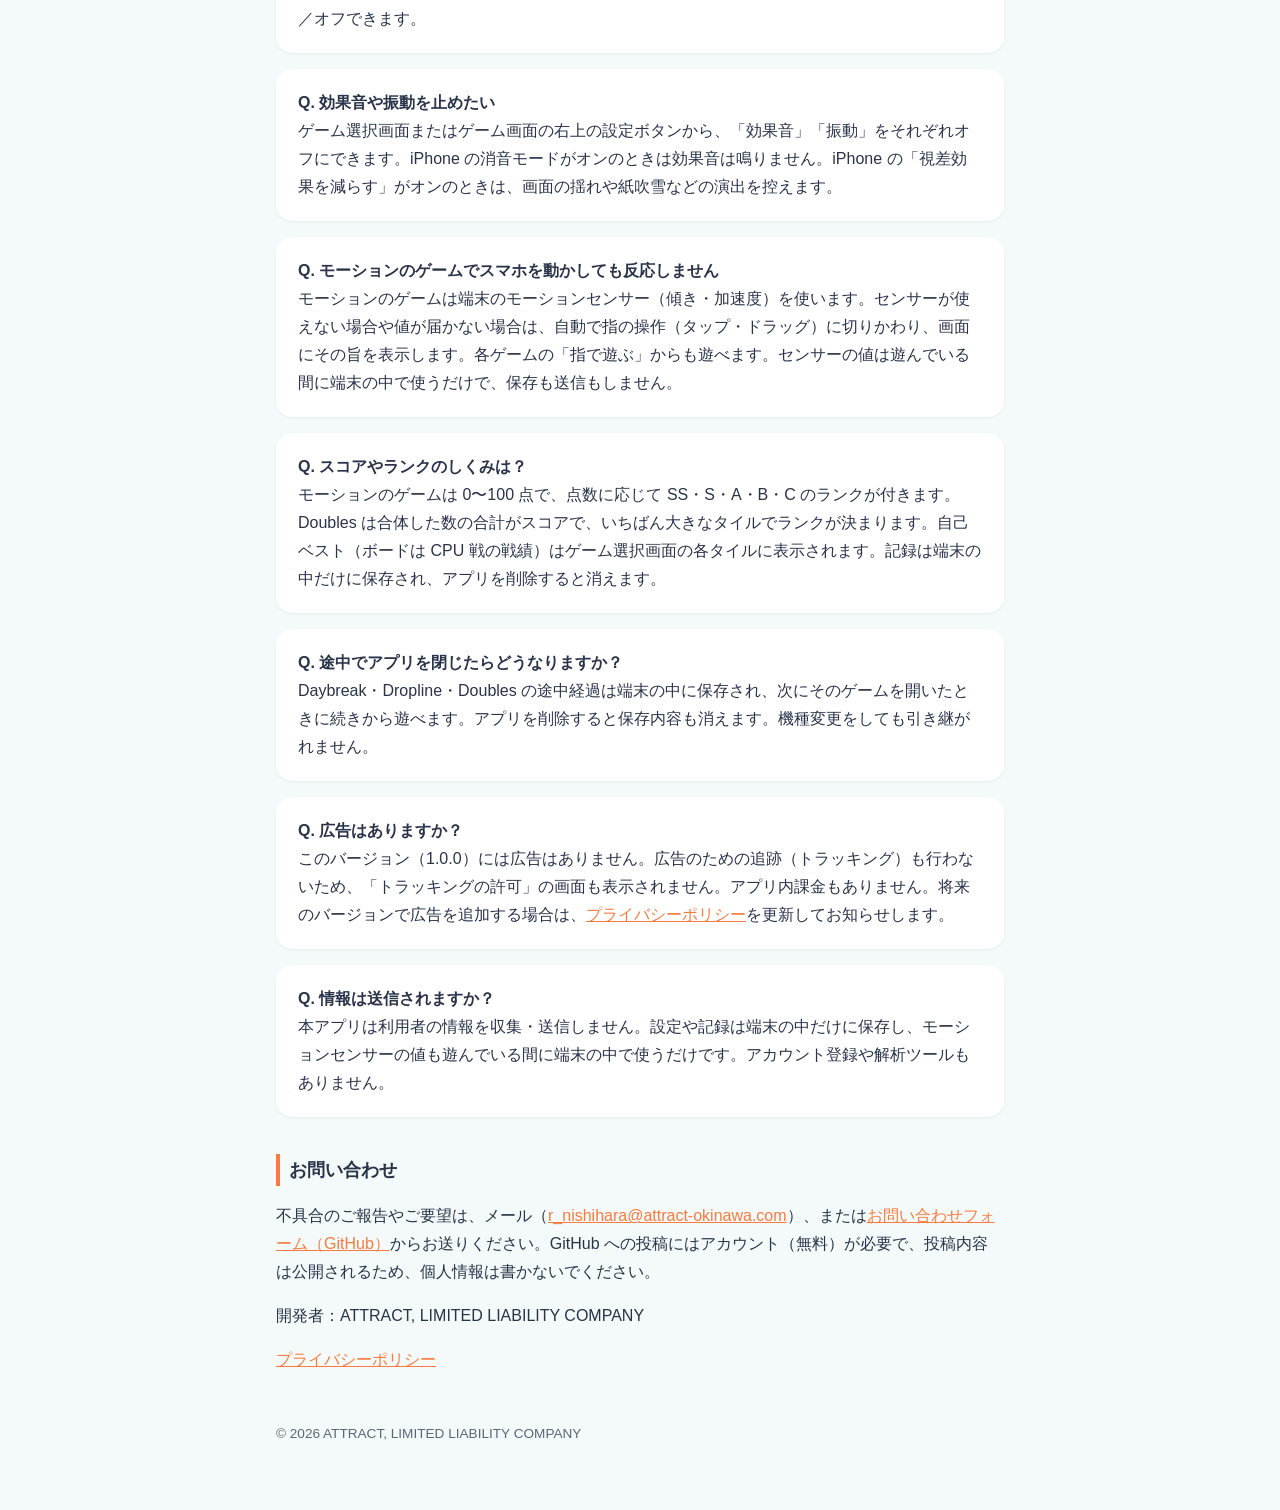
<file: engawa-ban/support.html>
<!doctype html><html lang="ja"><head><meta charset="utf-8"><meta name="viewport" content="width=device-width,initial-scale=1">
<title>Tiltplay サポート</title><meta name="description" content="iOSアプリ「Tiltplay - 傾けて遊ぶゲーム集」のサポートページ">
<link rel="canonical" href="https://ryonomail.github.io/engawa-ban/support.html">
<link rel="stylesheet" href="/style.css"></head><body><main>
<p class="muted">iOS アプリ</p>
<h1>Tilt<span>play</span> サポート</h1>
<p>すぐに遊べて、すぐに終わる、手ざわりのいいゲームを集めたアプリです。アプリを開くとゲームのタイルが並び、遊びたいゲームを選んで始められます。設定・対局の途中経過・記録はお使いの端末の中だけに保存され、サーバーに送られることはありません。</p>

<h2>収録ゲーム（10 本）</h2>
<div class="card"><b>ボード</b><br>
・<b>Daybreak</b>：昼（太陽）と夜（月）の石をはさんで返す、8×8 の陣取りゲーム<br>
・<b>Dropline</b>：7×6 の盤に上からコマを落とし、たて・よこ・ななめに 4 つ並べたら勝ち<br>
どちらも CPU 対戦（やさしい／ふつう／つよい）と、1 台の端末での 2 人対戦ができます。</div>
<div class="card"><b>パズル</b><br>
・<b>Doubles</b>：上下左右のスワイプでタイルをすべらせ、同じ数字どうしを合体させる 4×4 のパズル</div>
<div class="card"><b>リラックス</b><br>
・<b>Popfield</b>：泡のシートをタップ・なぞりでつぶす（30 秒のタイムアタック／時間無制限のリラックス）</div>
<div class="card"><b>モーション（1 回 30〜45 秒）</b><br>
スマホを傾けたり振ったりして遊びます。センサーが使えないときは指でも遊べます。<br>
・<b>Scoop Stack</b>：左右に傾けてコーンを動かし、落ちてくるアイスをキャッチして高く積む<br>
・<b>Pancake Flip</b>：クイッと振ってパンケーキを返し、両面をきつね色に<br>
・<b>Roll Home</b>：傾けてビー玉を転がし、迷路のゴールへ（3 面）<br>
・<b>Tray Run</b>：ゆれる床の上で、ドリンクを載せたトレイを水平に保って運ぶ<br>
・<b>Pour Line</b>：ピッチャーのように傾けて、グラスの線ちょうどまで注ぐ<br>
・<b>Soda Shake</b>：缶を振って圧をため、ちょうどの範囲で止めて開ける</div>

<h2>よくある質問</h2>
<div class="card"><b>Q. 遊び方がわかりません</b><br>
各ゲームをはじめて開いたときに、図つきの遊び方が表示されます。あとから見るときは、ゲーム画面の右上の「?」ボタンをタップしてください。</div>
<div class="card"><b>Q. CPU の強さや、先手・後手を変えたい（Daybreak・Dropline）</b><br>
対局画面の「新しい対局」で、対戦相手（CPU／2人）、自分の色（先手／後手）、CPU の強さ（やさしい／ふつう／つよい）を選べます。</div>
<div class="card"><b>Q. 一手戻したい（待った）</b><br>
Daybreak・Dropline の対局画面の「待った」で戻せます。CPU 戦では、CPU の手と合わせて、あなたの番まで戻ります。</div>
<div class="card"><b>Q. 置ける場所の表示（ヒント）を消したい</b><br>
Daybreak の対局画面の「ヒント」ボタン、または右上の設定ボタンの「ヒントを表示」でオン／オフできます。</div>
<div class="card"><b>Q. 効果音や振動を止めたい</b><br>
ゲーム選択画面またはゲーム画面の右上の設定ボタンから、「効果音」「振動」をそれぞれオフにできます。iPhone の消音モードがオンのときは効果音は鳴りません。iPhone の「視差効果を減らす」がオンのときは、画面の揺れや紙吹雪などの演出を控えます。</div>
<div class="card"><b>Q. モーションのゲームでスマホを動かしても反応しません</b><br>
モーションのゲームは端末のモーションセンサー（傾き・加速度）を使います。センサーが使えない場合や値が届かない場合は、自動で指の操作（タップ・ドラッグ）に切りかわり、画面にその旨を表示します。各ゲームの「指で遊ぶ」からも遊べます。センサーの値は遊んでいる間に端末の中で使うだけで、保存も送信もしません。</div>
<div class="card"><b>Q. スコアやランクのしくみは？</b><br>
モーションのゲームは 0〜100 点で、点数に応じて SS・S・A・B・C のランクが付きます。Doubles は合体した数の合計がスコアで、いちばん大きなタイルでランクが決まります。自己ベスト（ボードは CPU 戦の戦績）はゲーム選択画面の各タイルに表示されます。記録は端末の中だけに保存され、アプリを削除すると消えます。</div>
<div class="card"><b>Q. 途中でアプリを閉じたらどうなりますか？</b><br>
Daybreak・Dropline・Doubles の途中経過は端末の中に保存され、次にそのゲームを開いたときに続きから遊べます。アプリを削除すると保存内容も消えます。機種変更をしても引き継がれません。</div>
<div class="card"><b>Q. 広告はありますか？</b><br>
このバージョン（1.0.0）には広告はありません。広告のための追跡（トラッキング）も行わないため、「トラッキングの許可」の画面も表示されません。アプリ内課金もありません。将来のバージョンで広告を追加する場合は、<a href="/engawa-ban/privacy.html">プライバシーポリシー</a>を更新してお知らせします。</div>
<div class="card"><b>Q. 情報は送信されますか？</b><br>
本アプリは利用者の情報を収集・送信しません。設定や記録は端末の中だけに保存し、モーションセンサーの値も遊んでいる間に端末の中で使うだけです。アカウント登録や解析ツールもありません。</div>

<h2>お問い合わせ</h2>
<p>不具合のご報告やご要望は、メール（<a href="mailto:r_nishihara@attract-okinawa.com">r_nishihara@attract-okinawa.com</a>）、または<a href="https://github.com/ryonomail/ryonomail.github.io/issues/new?title=%5BTiltplay%5D%20">お問い合わせフォーム（GitHub）</a>からお送りください。GitHub への投稿にはアカウント（無料）が必要で、投稿内容は公開されるため、個人情報は書かないでください。</p>
<p>開発者：ATTRACT, LIMITED LIABILITY COMPANY</p>

<p><a href="/engawa-ban/privacy.html">プライバシーポリシー</a></p>
<footer>© 2026 ATTRACT, LIMITED LIABILITY COMPANY</footer></main></body></html>
</file>
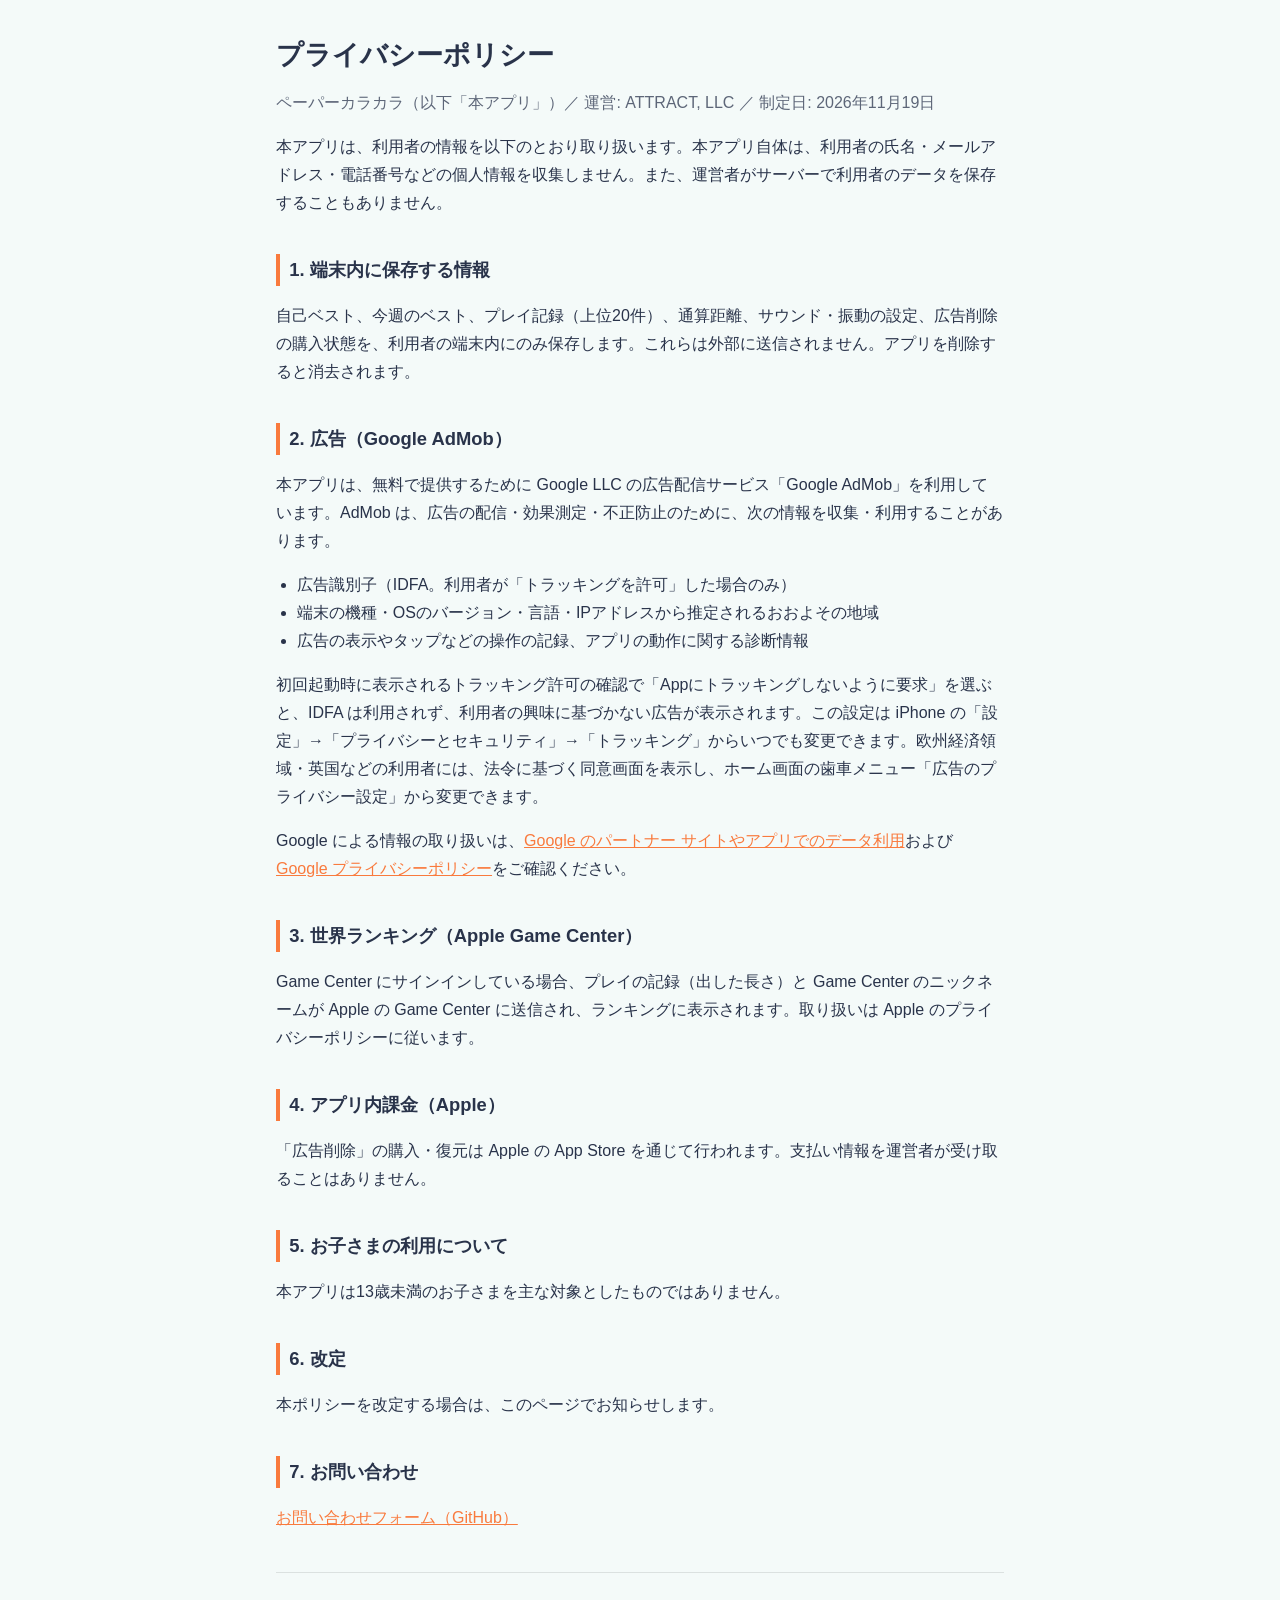
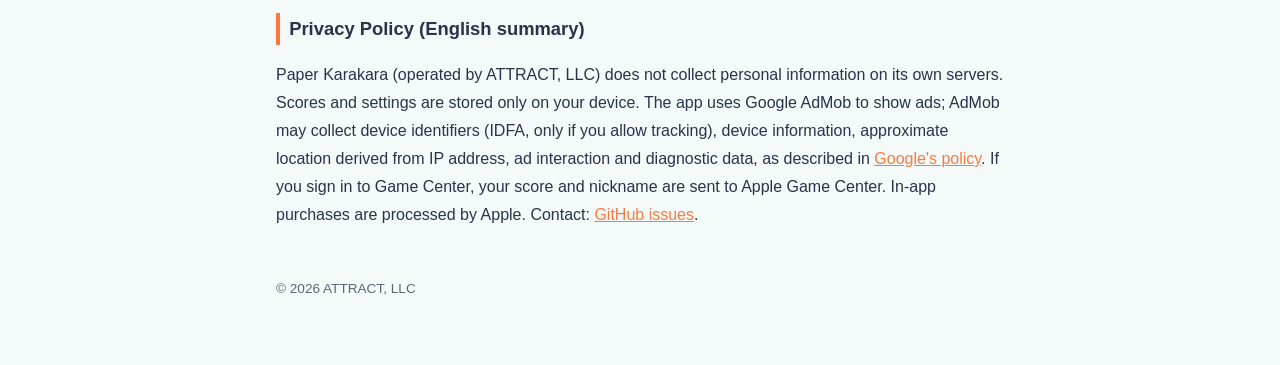
<file: karakara/privacy.html>
<!doctype html><html lang="ja"><head><meta charset="utf-8"><meta name="viewport" content="width=device-width,initial-scale=1">
<title>ペーパーカラカラ プライバシーポリシー</title><link rel="stylesheet" href="/style.css"></head><body><main>
<h1>プライバシーポリシー</h1>
<p class="muted">ペーパーカラカラ（以下「本アプリ」）／ 運営: ATTRACT, LLC ／ 制定日: 2026年11月19日</p>

<p>本アプリは、利用者の情報を以下のとおり取り扱います。本アプリ自体は、利用者の氏名・メールアドレス・電話番号などの個人情報を収集しません。また、運営者がサーバーで利用者のデータを保存することもありません。</p>

<h2>1. 端末内に保存する情報</h2>
<p>自己ベスト、今週のベスト、プレイ記録（上位20件）、通算距離、サウンド・振動の設定、広告削除の購入状態を、利用者の端末内にのみ保存します。これらは外部に送信されません。アプリを削除すると消去されます。</p>

<h2>2. 広告（Google AdMob）</h2>
<p>本アプリは、無料で提供するために Google LLC の広告配信サービス「Google AdMob」を利用しています。AdMob は、広告の配信・効果測定・不正防止のために、次の情報を収集・利用することがあります。</p>
<ul>
<li>広告識別子（IDFA。利用者が「トラッキングを許可」した場合のみ）</li>
<li>端末の機種・OSのバージョン・言語・IPアドレスから推定されるおおよその地域</li>
<li>広告の表示やタップなどの操作の記録、アプリの動作に関する診断情報</li>
</ul>
<p>初回起動時に表示されるトラッキング許可の確認で「Appにトラッキングしないように要求」を選ぶと、IDFA は利用されず、利用者の興味に基づかない広告が表示されます。この設定は iPhone の「設定」→「プライバシーとセキュリティ」→「トラッキング」からいつでも変更できます。欧州経済領域・英国などの利用者には、法令に基づく同意画面を表示し、ホーム画面の歯車メニュー「広告のプライバシー設定」から変更できます。</p>
<p>Google による情報の取り扱いは、<a href="https://policies.google.com/technologies/partner-sites?hl=ja">Google のパートナー サイトやアプリでのデータ利用</a>および<a href="https://policies.google.com/privacy?hl=ja">Google プライバシーポリシー</a>をご確認ください。</p>

<h2>3. 世界ランキング（Apple Game Center）</h2>
<p>Game Center にサインインしている場合、プレイの記録（出した長さ）と Game Center のニックネームが Apple の Game Center に送信され、ランキングに表示されます。取り扱いは Apple のプライバシーポリシーに従います。</p>

<h2>4. アプリ内課金（Apple）</h2>
<p>「広告削除」の購入・復元は Apple の App Store を通じて行われます。支払い情報を運営者が受け取ることはありません。</p>

<h2>5. お子さまの利用について</h2>
<p>本アプリは13歳未満のお子さまを主な対象としたものではありません。</p>

<h2>6. 改定</h2>
<p>本ポリシーを改定する場合は、このページでお知らせします。</p>

<h2>7. お問い合わせ</h2>
<p><a href="https://github.com/ryonomail/ryonomail.github.io/issues/new">お問い合わせフォーム（GitHub）</a></p>

<hr style="margin:40px 0;border:none;border-top:1px solid rgba(0,0,0,.1)">
<h2>Privacy Policy (English summary)</h2>
<p>Paper Karakara (operated by ATTRACT, LLC) does not collect personal information on its own servers. Scores and settings are stored only on your device. The app uses Google AdMob to show ads; AdMob may collect device identifiers (IDFA, only if you allow tracking), device information, approximate location derived from IP address, ad interaction and diagnostic data, as described in <a href="https://policies.google.com/technologies/partner-sites">Google's policy</a>. If you sign in to Game Center, your score and nickname are sent to Apple Game Center. In-app purchases are processed by Apple. Contact: <a href="https://github.com/ryonomail/ryonomail.github.io/issues/new">GitHub issues</a>.</p>
<footer>© 2026 ATTRACT, LLC</footer></main></body></html>
</file>
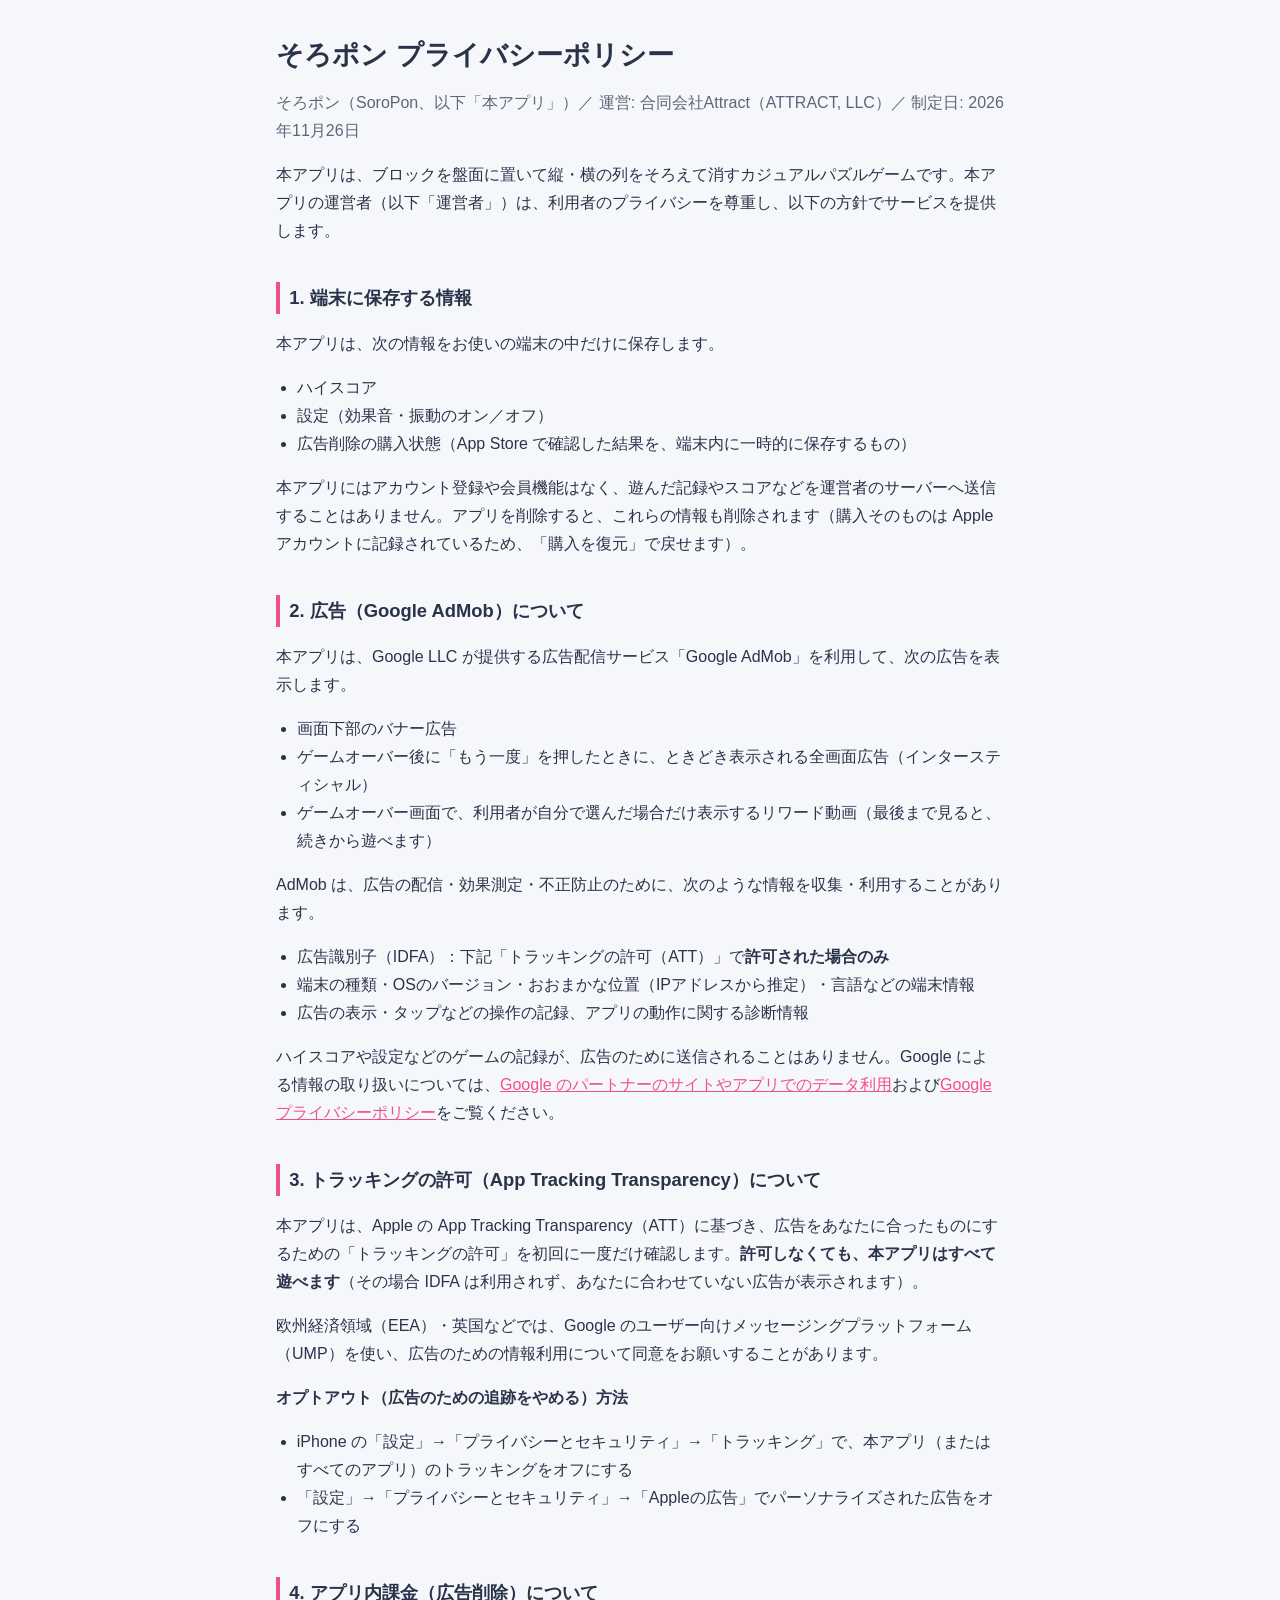
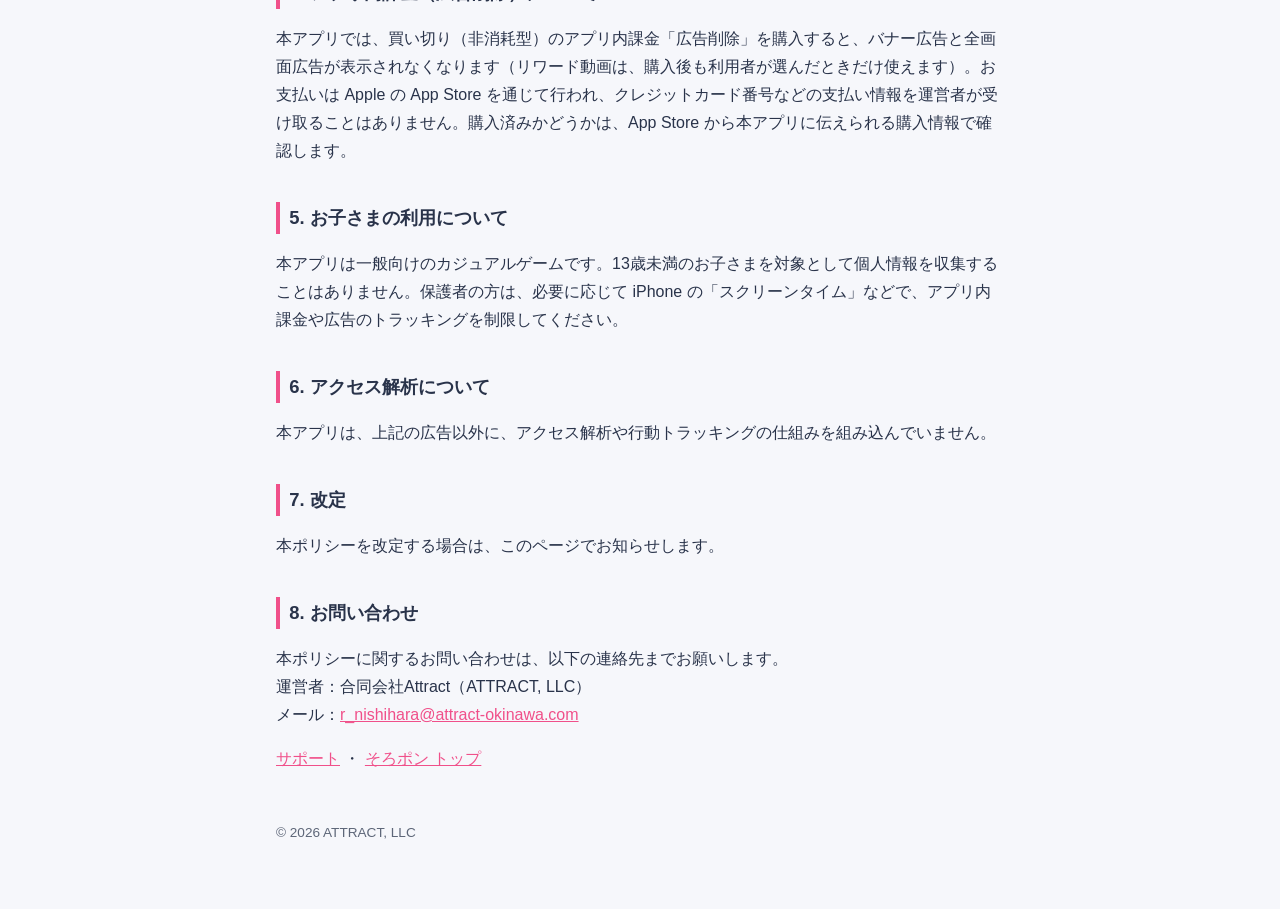
<file: soropon/privacy.html>
<!doctype html><html lang="ja"><head><meta charset="utf-8"><meta name="viewport" content="width=device-width,initial-scale=1">
<title>そろポン プライバシーポリシー</title><meta name="description" content="iOSアプリ「そろポン（SoroPon）」のプライバシーポリシー">
<link rel="canonical" href="https://ryonomail.github.io/soropon/privacy.html">
<style>
:root{--ink:#29334a;--accent:#f0508a;--bg:#f6f7fb;--card:#fff;--muted:#5d6678}
@media (prefers-color-scheme:dark){:root{--ink:#e8ecf3;--bg:#151a26;--card:#1f2535;--muted:#a3acbd}}
*{box-sizing:border-box}body{margin:0;background:var(--bg);color:var(--ink);font:16px/1.75 -apple-system,"Hiragino Sans","Noto Sans JP",sans-serif}
main{max-width:760px;margin:0 auto;padding:32px 16px 64px}h1{font-size:1.7rem;line-height:1.3;margin:.2em 0}h1 span{color:var(--accent)}
h2{font-size:1.15rem;margin-top:2em;border-left:4px solid var(--accent);padding-left:.5em}
.card{background:var(--card);border-radius:16px;padding:20px 22px;margin:16px 0;box-shadow:0 1px 3px rgba(0,0,0,.06)}
a{color:var(--accent)}small,.muted{color:var(--muted)}ul{padding-left:1.3em}footer{margin-top:48px;font-size:.85rem;color:var(--muted)}
</style></head><body><main>
<h1>そろポン プライバシーポリシー</h1>
<p class="muted">そろポン（SoroPon、以下「本アプリ」）／ 運営: 合同会社Attract（ATTRACT, LLC）／ 制定日: 2026年11月26日</p>

<p>本アプリは、ブロックを盤面に置いて縦・横の列をそろえて消すカジュアルパズルゲームです。本アプリの運営者（以下「運営者」）は、利用者のプライバシーを尊重し、以下の方針でサービスを提供します。</p>

<h2>1. 端末に保存する情報</h2>
<p>本アプリは、次の情報をお使いの端末の中だけに保存します。</p>
<ul>
<li>ハイスコア</li>
<li>設定（効果音・振動のオン／オフ）</li>
<li>広告削除の購入状態（App Store で確認した結果を、端末内に一時的に保存するもの）</li>
</ul>
<p>本アプリにはアカウント登録や会員機能はなく、遊んだ記録やスコアなどを運営者のサーバーへ送信することはありません。アプリを削除すると、これらの情報も削除されます（購入そのものは Apple アカウントに記録されているため、「購入を復元」で戻せます）。</p>

<h2>2. 広告（Google AdMob）について</h2>
<p>本アプリは、Google LLC が提供する広告配信サービス「Google AdMob」を利用して、次の広告を表示します。</p>
<ul>
<li>画面下部のバナー広告</li>
<li>ゲームオーバー後に「もう一度」を押したときに、ときどき表示される全画面広告（インタースティシャル）</li>
<li>ゲームオーバー画面で、利用者が自分で選んだ場合だけ表示するリワード動画（最後まで見ると、続きから遊べます）</li>
</ul>
<p>AdMob は、広告の配信・効果測定・不正防止のために、次のような情報を収集・利用することがあります。</p>
<ul>
<li>広告識別子（IDFA）：下記「トラッキングの許可（ATT）」で<strong>許可された場合のみ</strong></li>
<li>端末の種類・OSのバージョン・おおまかな位置（IPアドレスから推定）・言語などの端末情報</li>
<li>広告の表示・タップなどの操作の記録、アプリの動作に関する診断情報</li>
</ul>
<p>ハイスコアや設定などのゲームの記録が、広告のために送信されることはありません。Google による情報の取り扱いについては、<a href="https://policies.google.com/technologies/partner-sites?hl=ja">Google のパートナーのサイトやアプリでのデータ利用</a>および<a href="https://policies.google.com/privacy?hl=ja">Google プライバシーポリシー</a>をご覧ください。</p>

<h2>3. トラッキングの許可（App Tracking Transparency）について</h2>
<p>本アプリは、Apple の App Tracking Transparency（ATT）に基づき、広告をあなたに合ったものにするための「トラッキングの許可」を初回に一度だけ確認します。<strong>許可しなくても、本アプリはすべて遊べます</strong>（その場合 IDFA は利用されず、あなたに合わせていない広告が表示されます）。</p>
<p>欧州経済領域（EEA）・英国などでは、Google のユーザー向けメッセージングプラットフォーム（UMP）を使い、広告のための情報利用について同意をお願いすることがあります。</p>
<p><strong>オプトアウト（広告のための追跡をやめる）方法</strong></p>
<ul>
<li>iPhone の「設定」→「プライバシーとセキュリティ」→「トラッキング」で、本アプリ（またはすべてのアプリ）のトラッキングをオフにする</li>
<li>「設定」→「プライバシーとセキュリティ」→「Appleの広告」でパーソナライズされた広告をオフにする</li>
</ul>

<h2>4. アプリ内課金（広告削除）について</h2>
<p>本アプリでは、買い切り（非消耗型）のアプリ内課金「広告削除」を購入すると、バナー広告と全画面広告が表示されなくなります（リワード動画は、購入後も利用者が選んだときだけ使えます）。お支払いは Apple の App Store を通じて行われ、クレジットカード番号などの支払い情報を運営者が受け取ることはありません。購入済みかどうかは、App Store から本アプリに伝えられる購入情報で確認します。</p>

<h2>5. お子さまの利用について</h2>
<p>本アプリは一般向けのカジュアルゲームです。13歳未満のお子さまを対象として個人情報を収集することはありません。保護者の方は、必要に応じて iPhone の「スクリーンタイム」などで、アプリ内課金や広告のトラッキングを制限してください。</p>

<h2>6. アクセス解析について</h2>
<p>本アプリは、上記の広告以外に、アクセス解析や行動トラッキングの仕組みを組み込んでいません。</p>

<h2>7. 改定</h2>
<p>本ポリシーを改定する場合は、このページでお知らせします。</p>

<h2>8. お問い合わせ</h2>
<p>本ポリシーに関するお問い合わせは、以下の連絡先までお願いします。<br>運営者：合同会社Attract（ATTRACT, LLC）<br>メール：<a href="mailto:r_nishihara@attract-okinawa.com">r_nishihara@attract-okinawa.com</a></p>

<p><a href="support.html">サポート</a> ・ <a href="index.html">そろポン トップ</a></p>
<footer>© 2026 ATTRACT, LLC</footer></main></body></html>
</file>
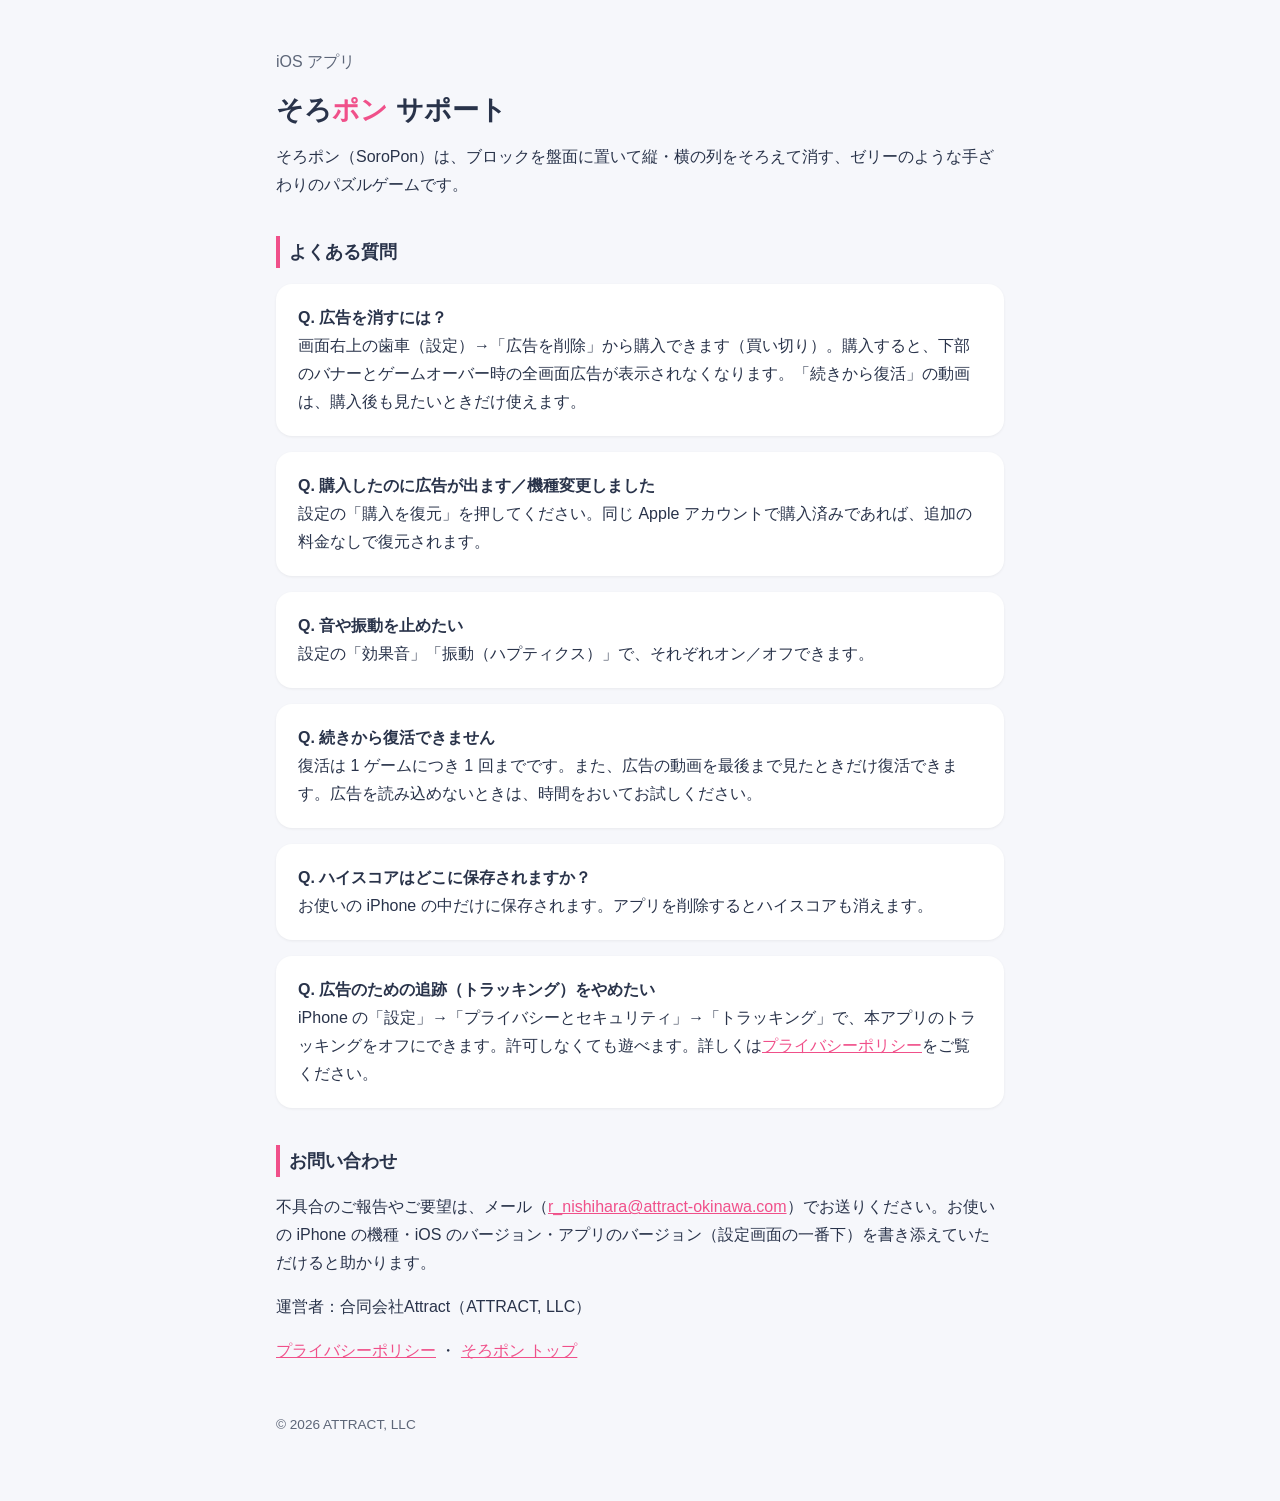
<file: soropon/support.html>
<!doctype html><html lang="ja"><head><meta charset="utf-8"><meta name="viewport" content="width=device-width,initial-scale=1">
<title>そろポン サポート</title><meta name="description" content="iOSアプリ「そろポン（SoroPon）」のサポートページ">
<link rel="canonical" href="https://ryonomail.github.io/soropon/support.html">
<style>
:root{--ink:#29334a;--accent:#f0508a;--bg:#f6f7fb;--card:#fff;--muted:#5d6678}
@media (prefers-color-scheme:dark){:root{--ink:#e8ecf3;--bg:#151a26;--card:#1f2535;--muted:#a3acbd}}
*{box-sizing:border-box}body{margin:0;background:var(--bg);color:var(--ink);font:16px/1.75 -apple-system,"Hiragino Sans","Noto Sans JP",sans-serif}
main{max-width:760px;margin:0 auto;padding:32px 16px 64px}h1{font-size:1.7rem;line-height:1.3;margin:.2em 0}h1 span{color:var(--accent)}
h2{font-size:1.15rem;margin-top:2em;border-left:4px solid var(--accent);padding-left:.5em}
.card{background:var(--card);border-radius:16px;padding:20px 22px;margin:16px 0;box-shadow:0 1px 3px rgba(0,0,0,.06)}
a{color:var(--accent)}small,.muted{color:var(--muted)}ul{padding-left:1.3em}footer{margin-top:48px;font-size:.85rem;color:var(--muted)}
</style></head><body><main>
<p class="muted">iOS アプリ</p>
<h1>そろ<span>ポン</span> サポート</h1>
<p>そろポン（SoroPon）は、ブロックを盤面に置いて縦・横の列をそろえて消す、ゼリーのような手ざわりのパズルゲームです。</p>

<h2>よくある質問</h2>
<div class="card"><b>Q. 広告を消すには？</b><br>
画面右上の歯車（設定）→「広告を削除」から購入できます（買い切り）。購入すると、下部のバナーとゲームオーバー時の全画面広告が表示されなくなります。「続きから復活」の動画は、購入後も見たいときだけ使えます。</div>
<div class="card"><b>Q. 購入したのに広告が出ます／機種変更しました</b><br>
設定の「購入を復元」を押してください。同じ Apple アカウントで購入済みであれば、追加の料金なしで復元されます。</div>
<div class="card"><b>Q. 音や振動を止めたい</b><br>
設定の「効果音」「振動（ハプティクス）」で、それぞれオン／オフできます。</div>
<div class="card"><b>Q. 続きから復活できません</b><br>
復活は 1 ゲームにつき 1 回までです。また、広告の動画を最後まで見たときだけ復活できます。広告を読み込めないときは、時間をおいてお試しください。</div>
<div class="card"><b>Q. ハイスコアはどこに保存されますか？</b><br>
お使いの iPhone の中だけに保存されます。アプリを削除するとハイスコアも消えます。</div>
<div class="card"><b>Q. 広告のための追跡（トラッキング）をやめたい</b><br>
iPhone の「設定」→「プライバシーとセキュリティ」→「トラッキング」で、本アプリのトラッキングをオフにできます。許可しなくても遊べます。詳しくは<a href="privacy.html">プライバシーポリシー</a>をご覧ください。</div>

<h2>お問い合わせ</h2>
<p>不具合のご報告やご要望は、メール（<a href="mailto:r_nishihara@attract-okinawa.com">r_nishihara@attract-okinawa.com</a>）でお送りください。お使いの iPhone の機種・iOS のバージョン・アプリのバージョン（設定画面の一番下）を書き添えていただけると助かります。</p>
<p>運営者：合同会社Attract（ATTRACT, LLC）</p>

<p><a href="privacy.html">プライバシーポリシー</a> ・ <a href="index.html">そろポン トップ</a></p>
<footer>© 2026 ATTRACT, LLC</footer></main></body></html>
</file>
<file: style.css>
:root{--ink:#29334a;--accent:#f97a3d;--bg:#f4faf9;--card:#fff;--muted:#5d6678}
@media (prefers-color-scheme:dark){:root{--ink:#e8ecf3;--bg:#151a22;--card:#1f2633;--muted:#a3acbd}}
*{box-sizing:border-box}body{margin:0;background:var(--bg);color:var(--ink);font:16px/1.75 -apple-system,"Hiragino Sans","Noto Sans JP",sans-serif}
main{max-width:760px;margin:0 auto;padding:32px 16px 64px}h1{font-size:1.7rem;line-height:1.3;margin:.2em 0}h1 span{color:var(--accent)}
h2{font-size:1.15rem;margin-top:2em;border-left:4px solid var(--accent);padding-left:.5em}
.card{background:var(--card);border-radius:16px;padding:20px 22px;margin:16px 0;box-shadow:0 1px 3px rgba(0,0,0,.06)}
a{color:var(--accent)}small,.muted{color:var(--muted)}ul{padding-left:1.3em}footer{margin-top:48px;font-size:.85rem;color:var(--muted)}
</file>
